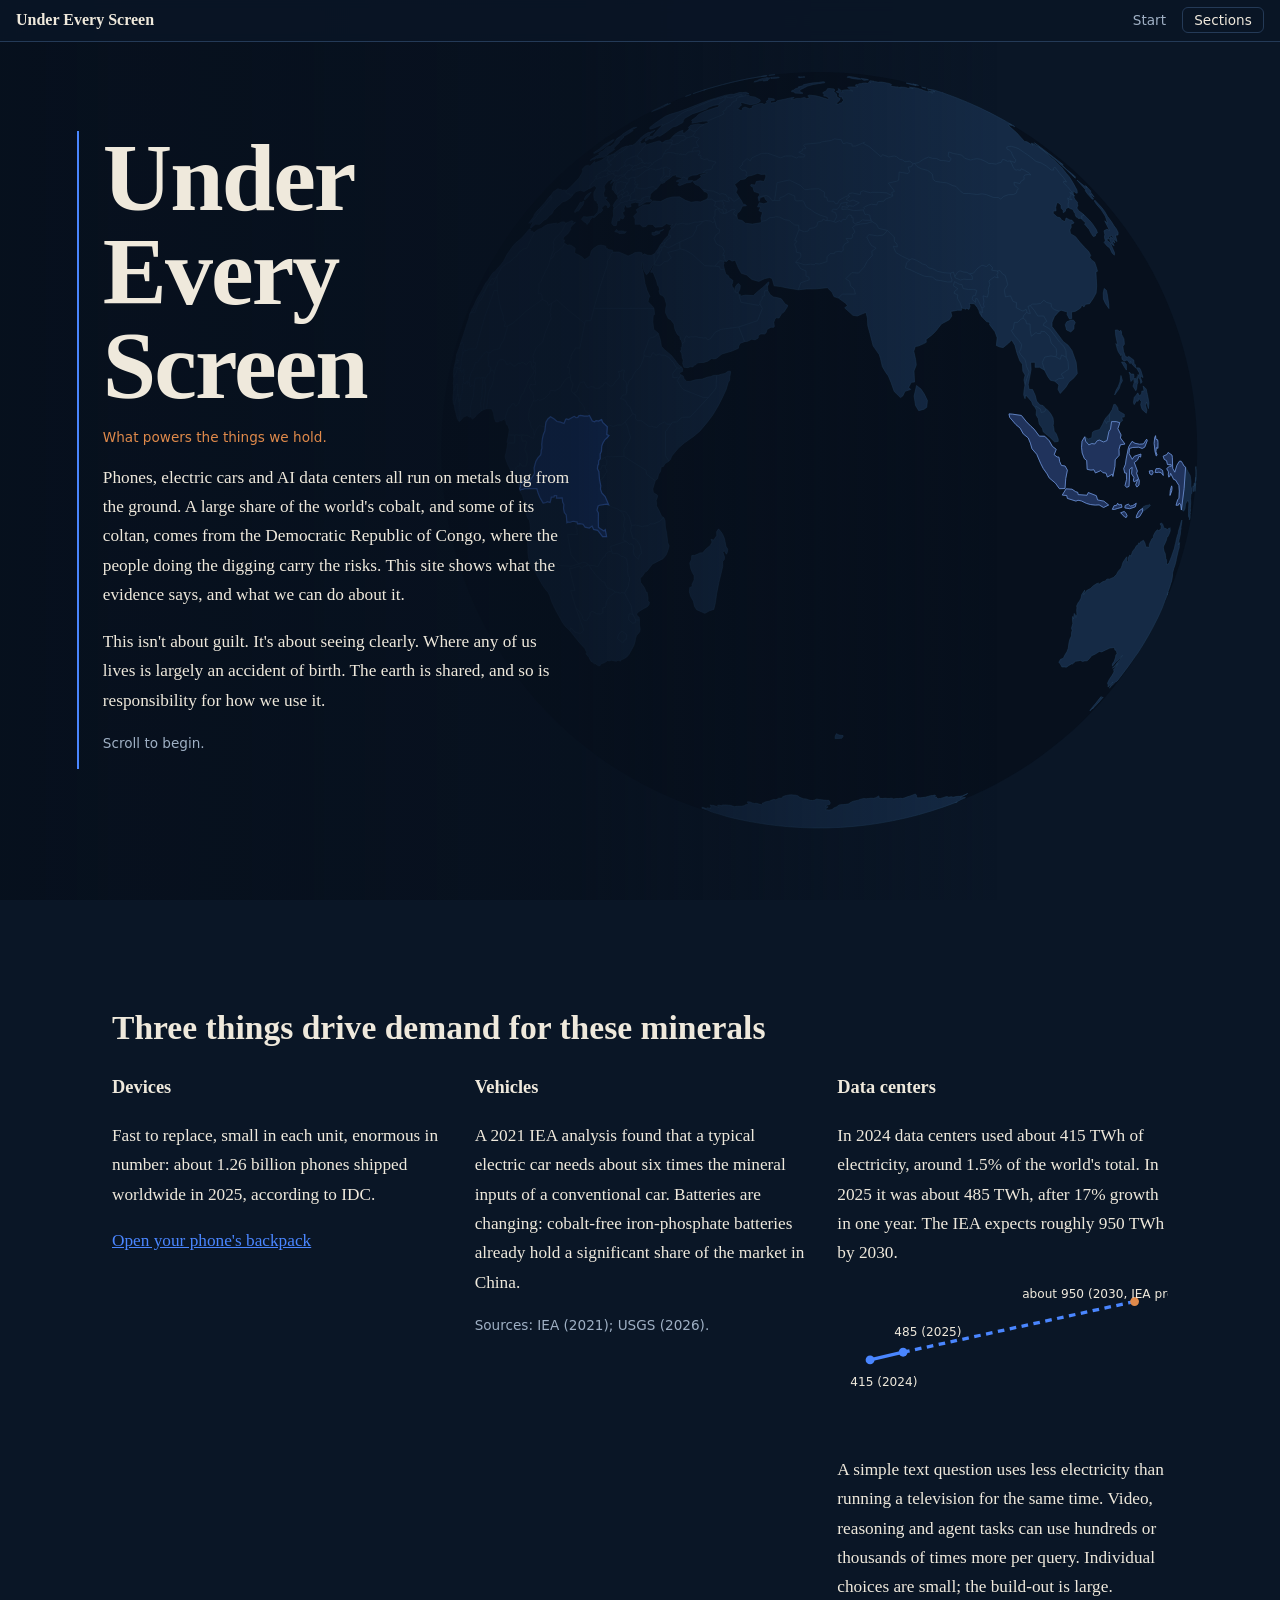
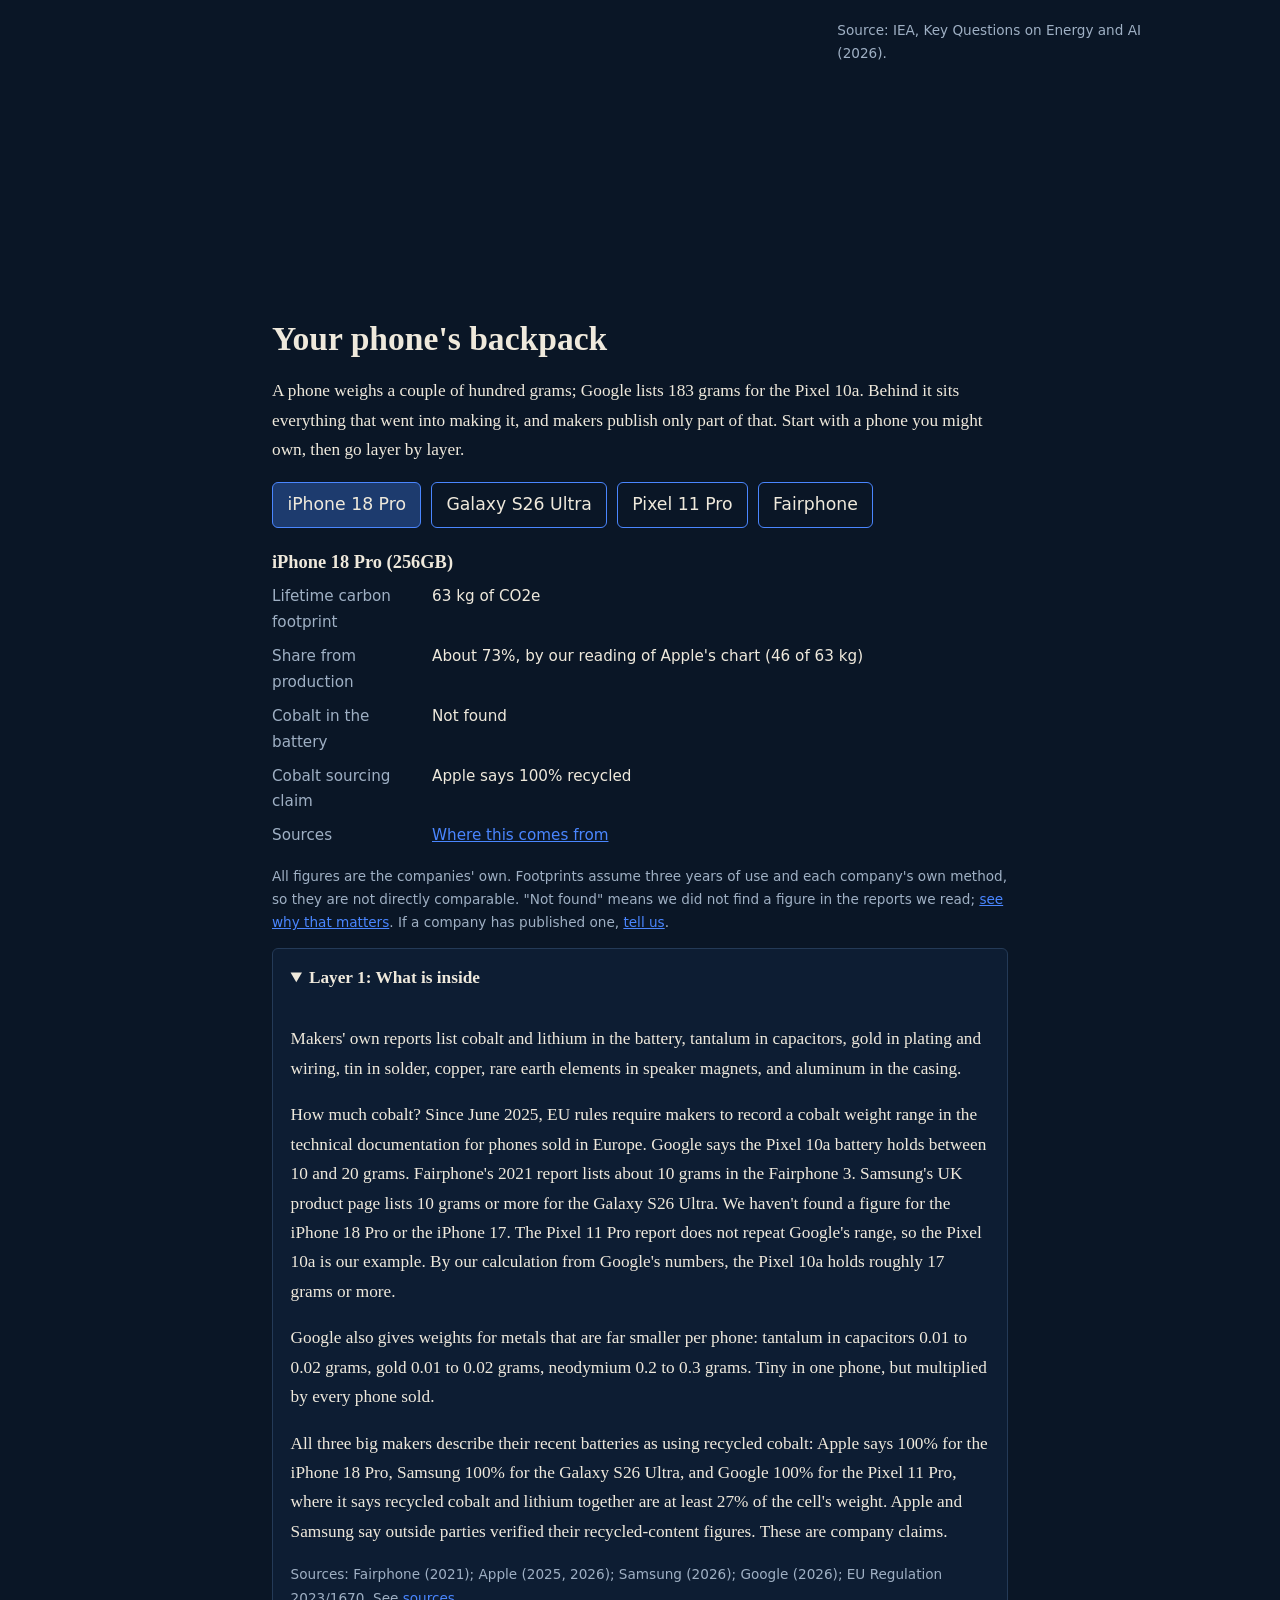
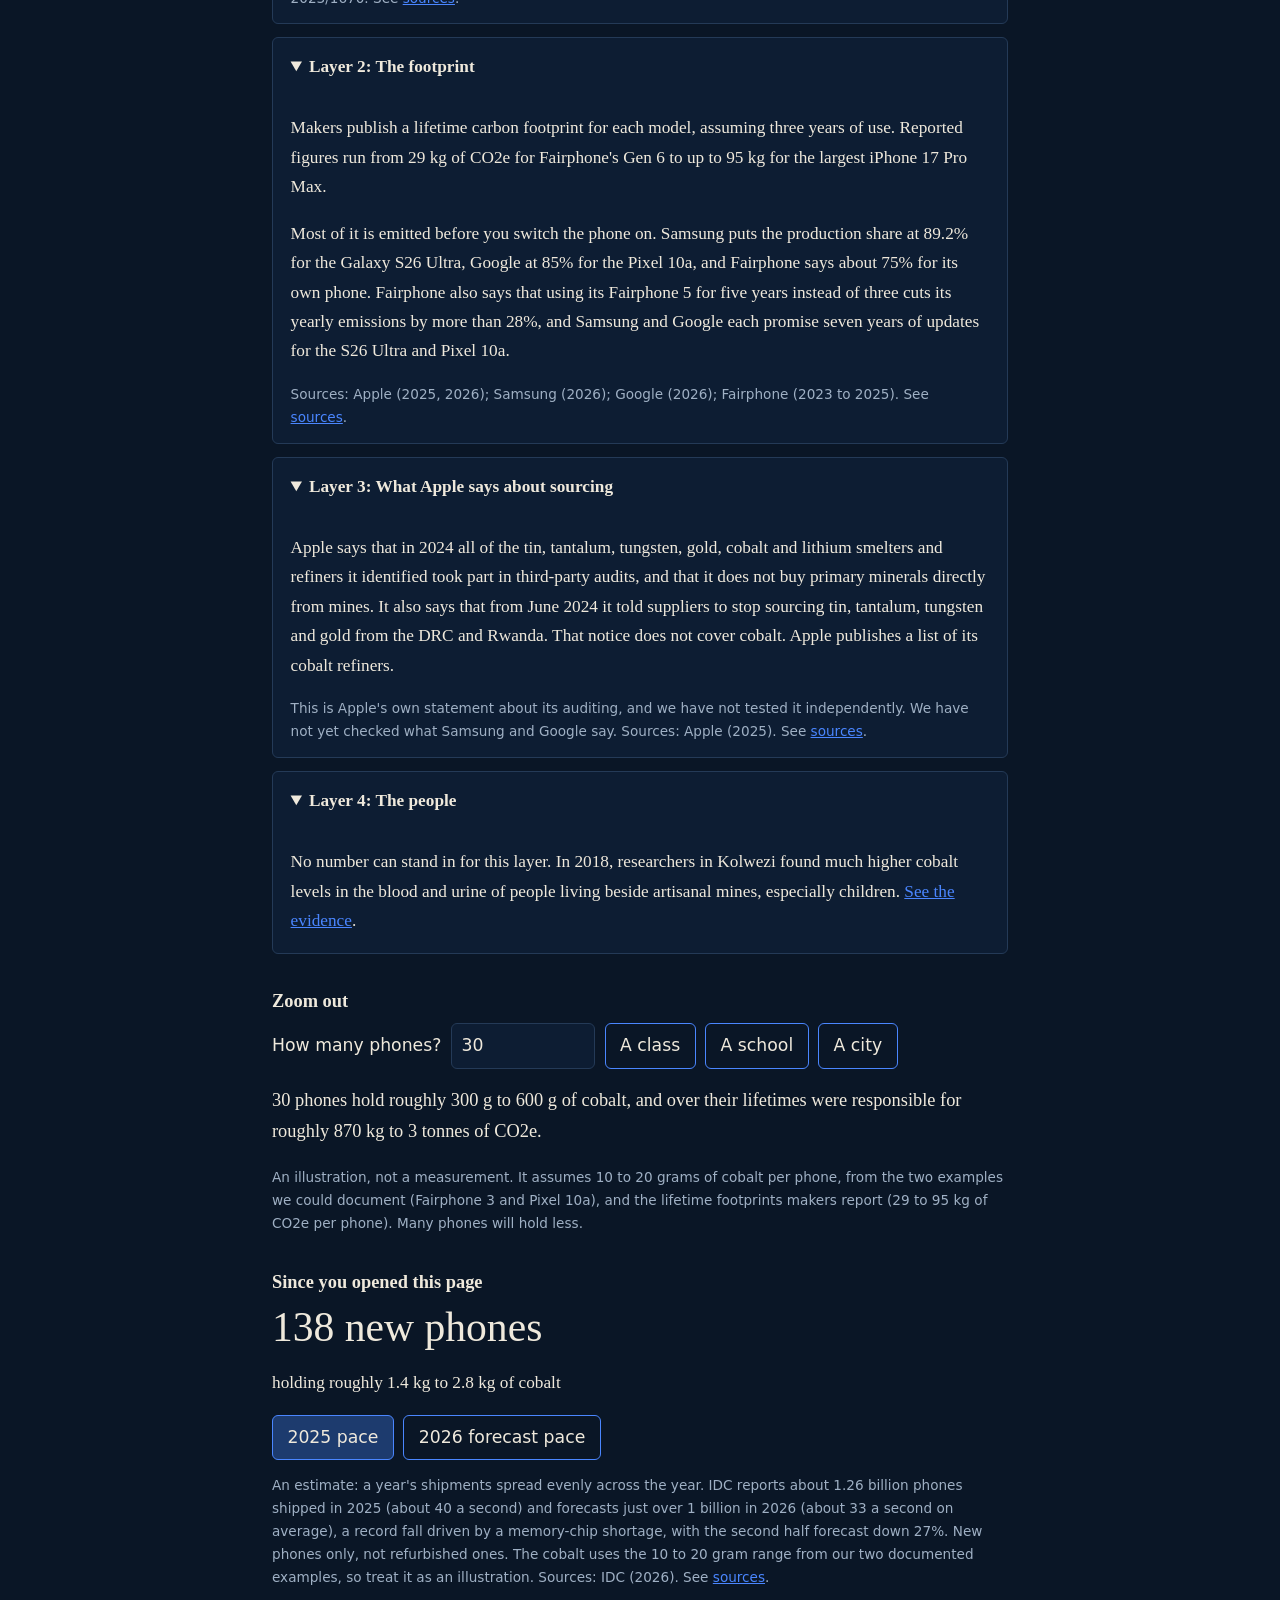
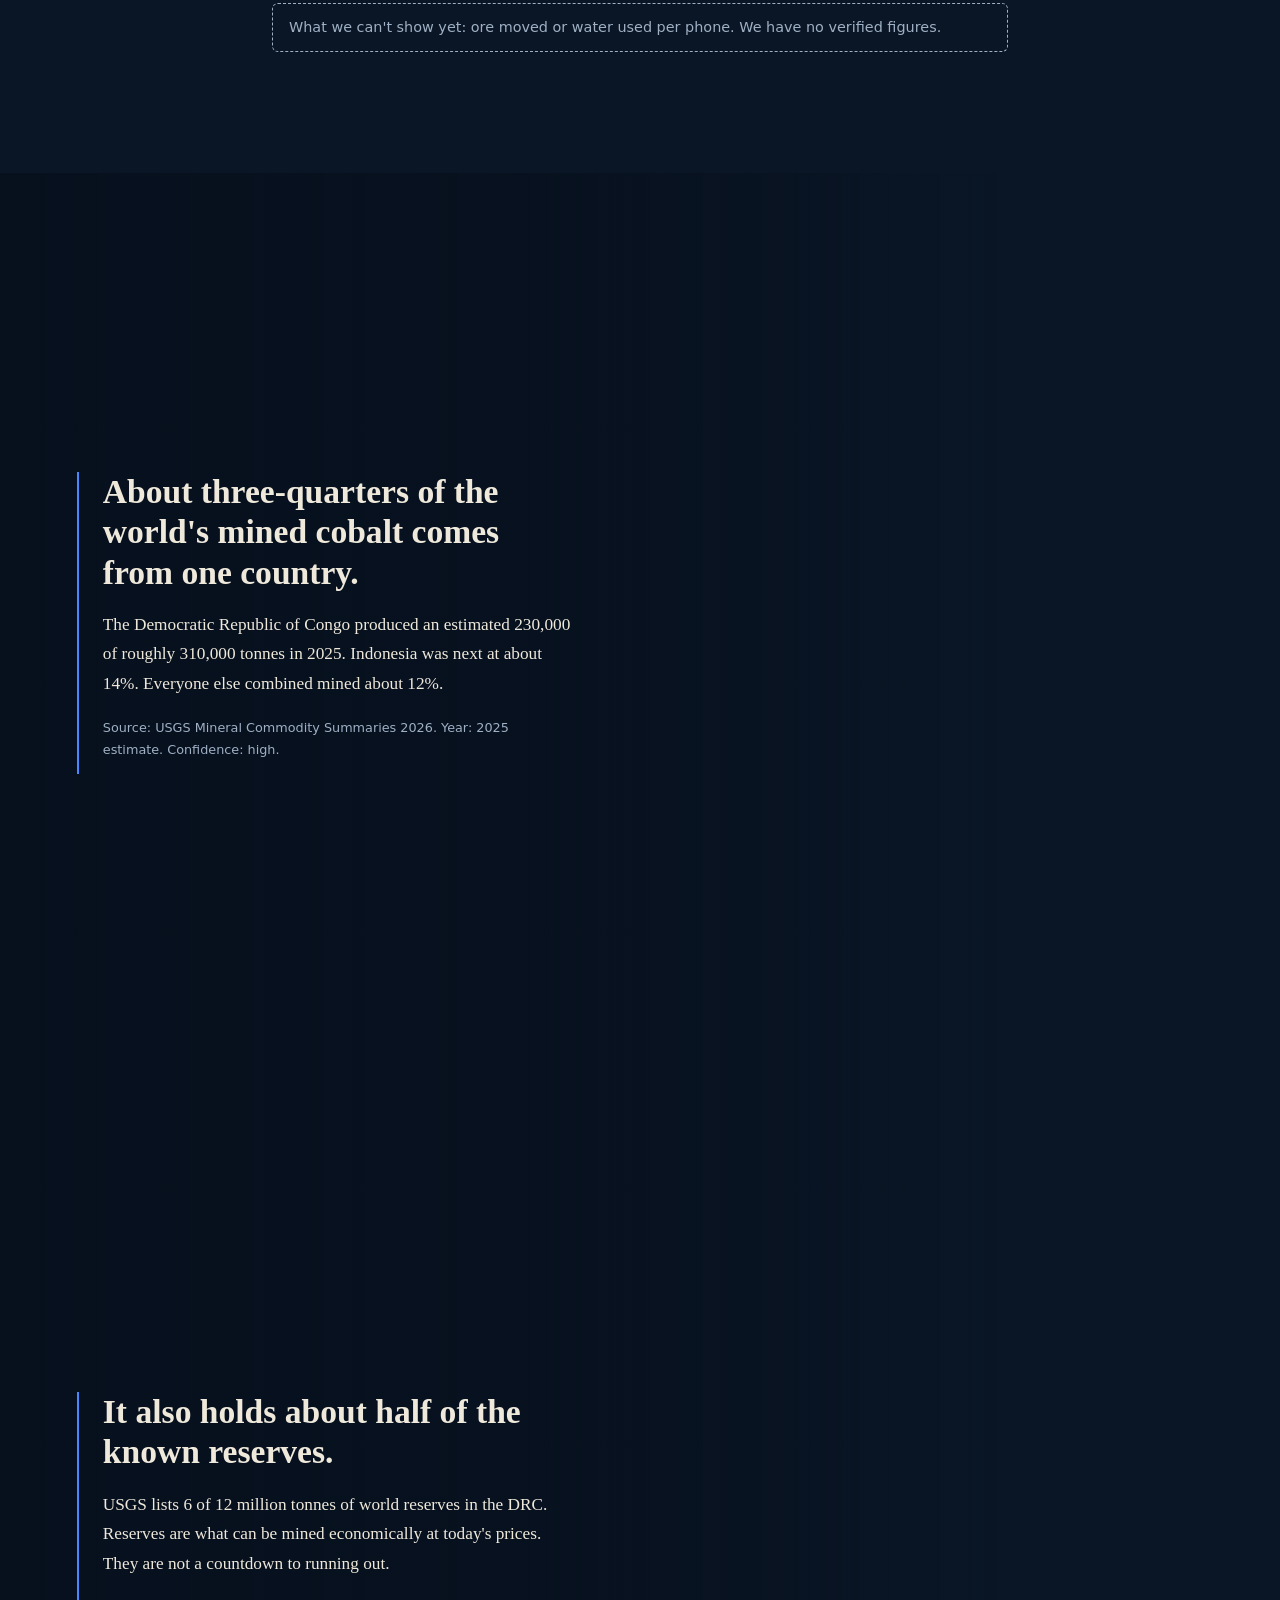
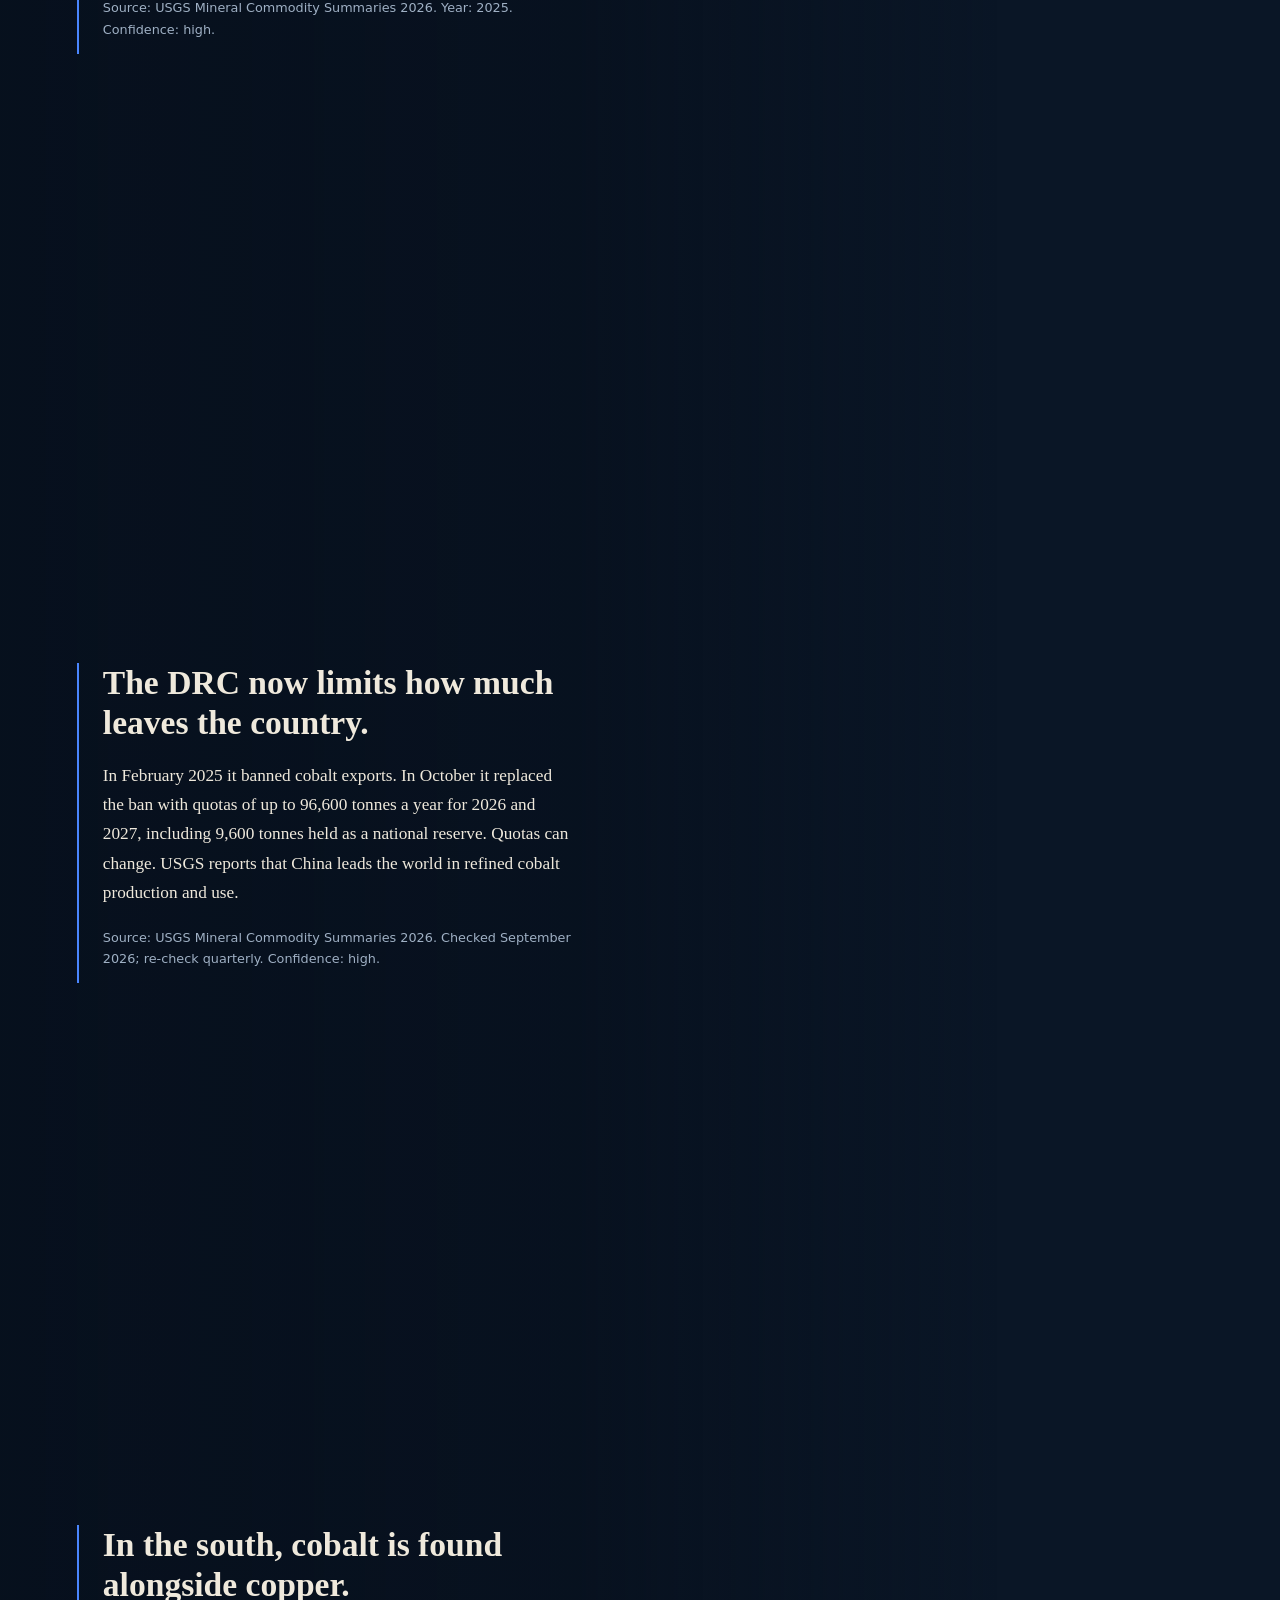
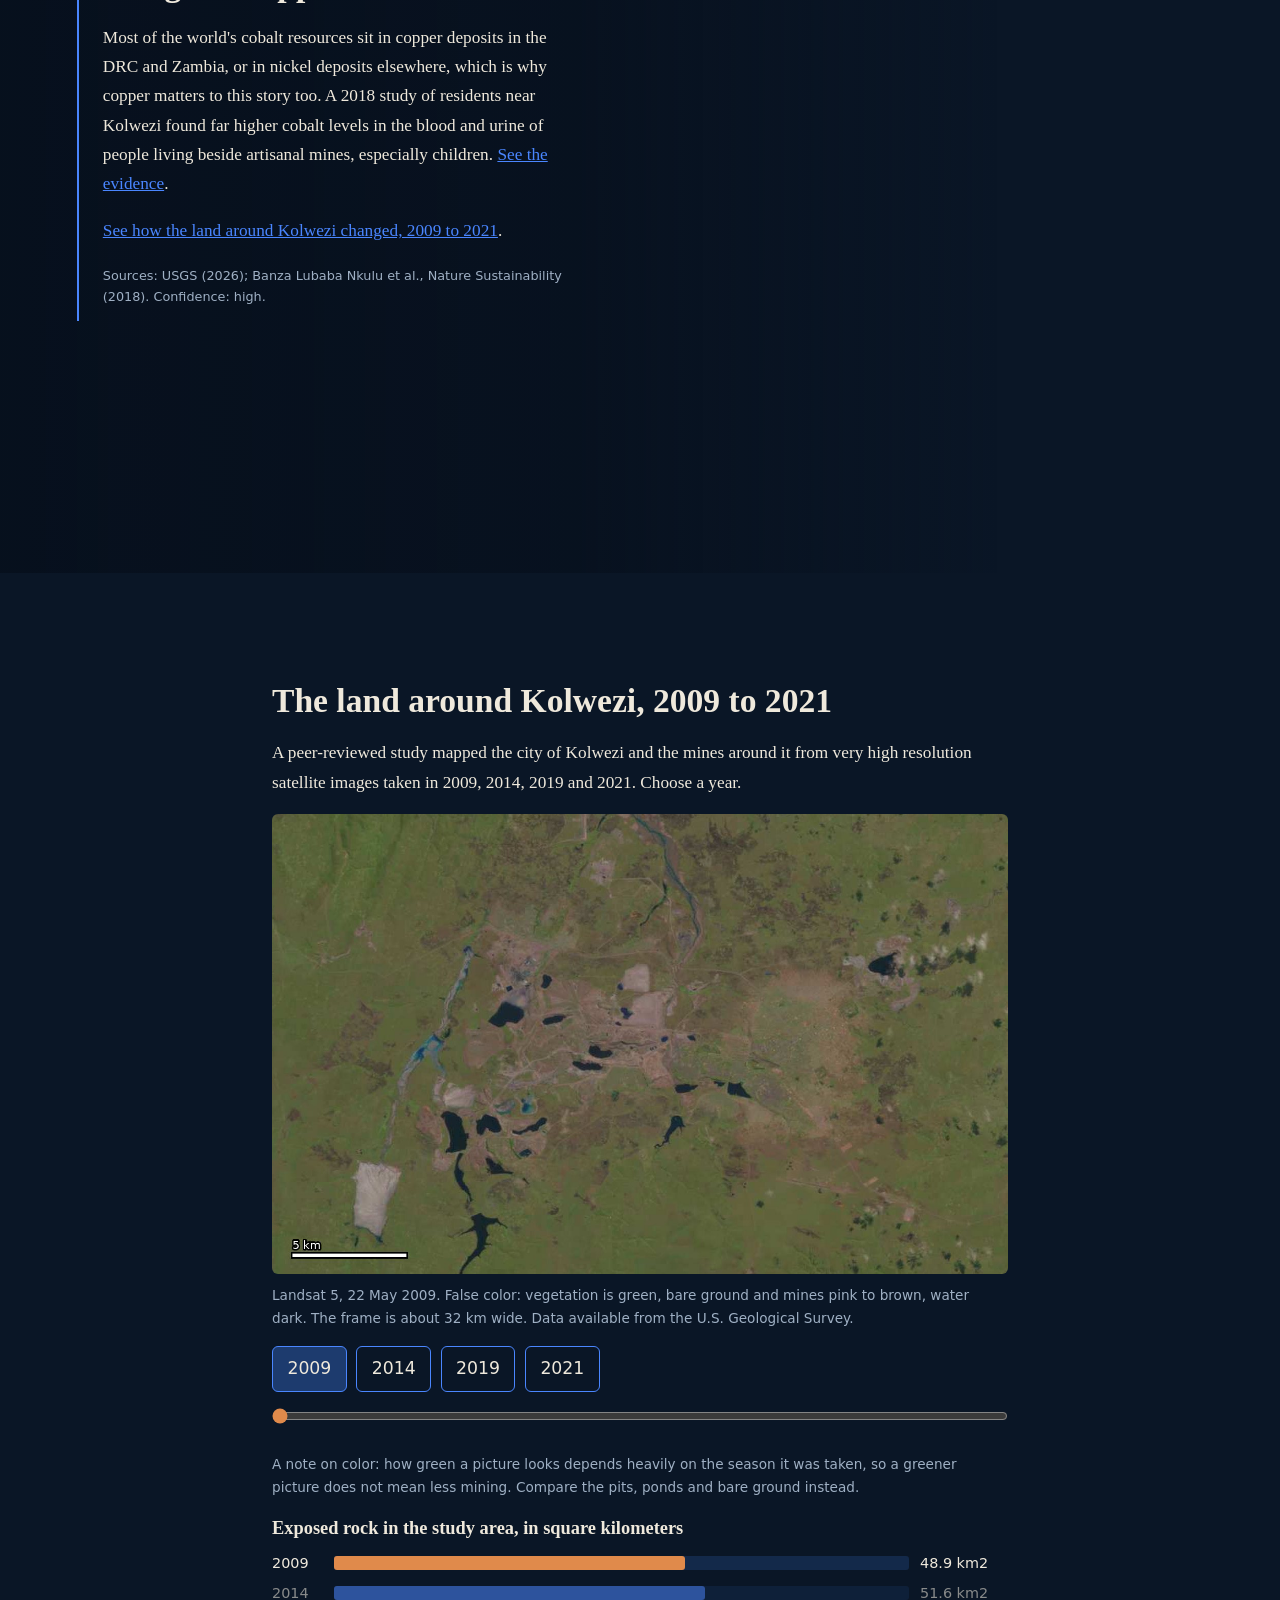
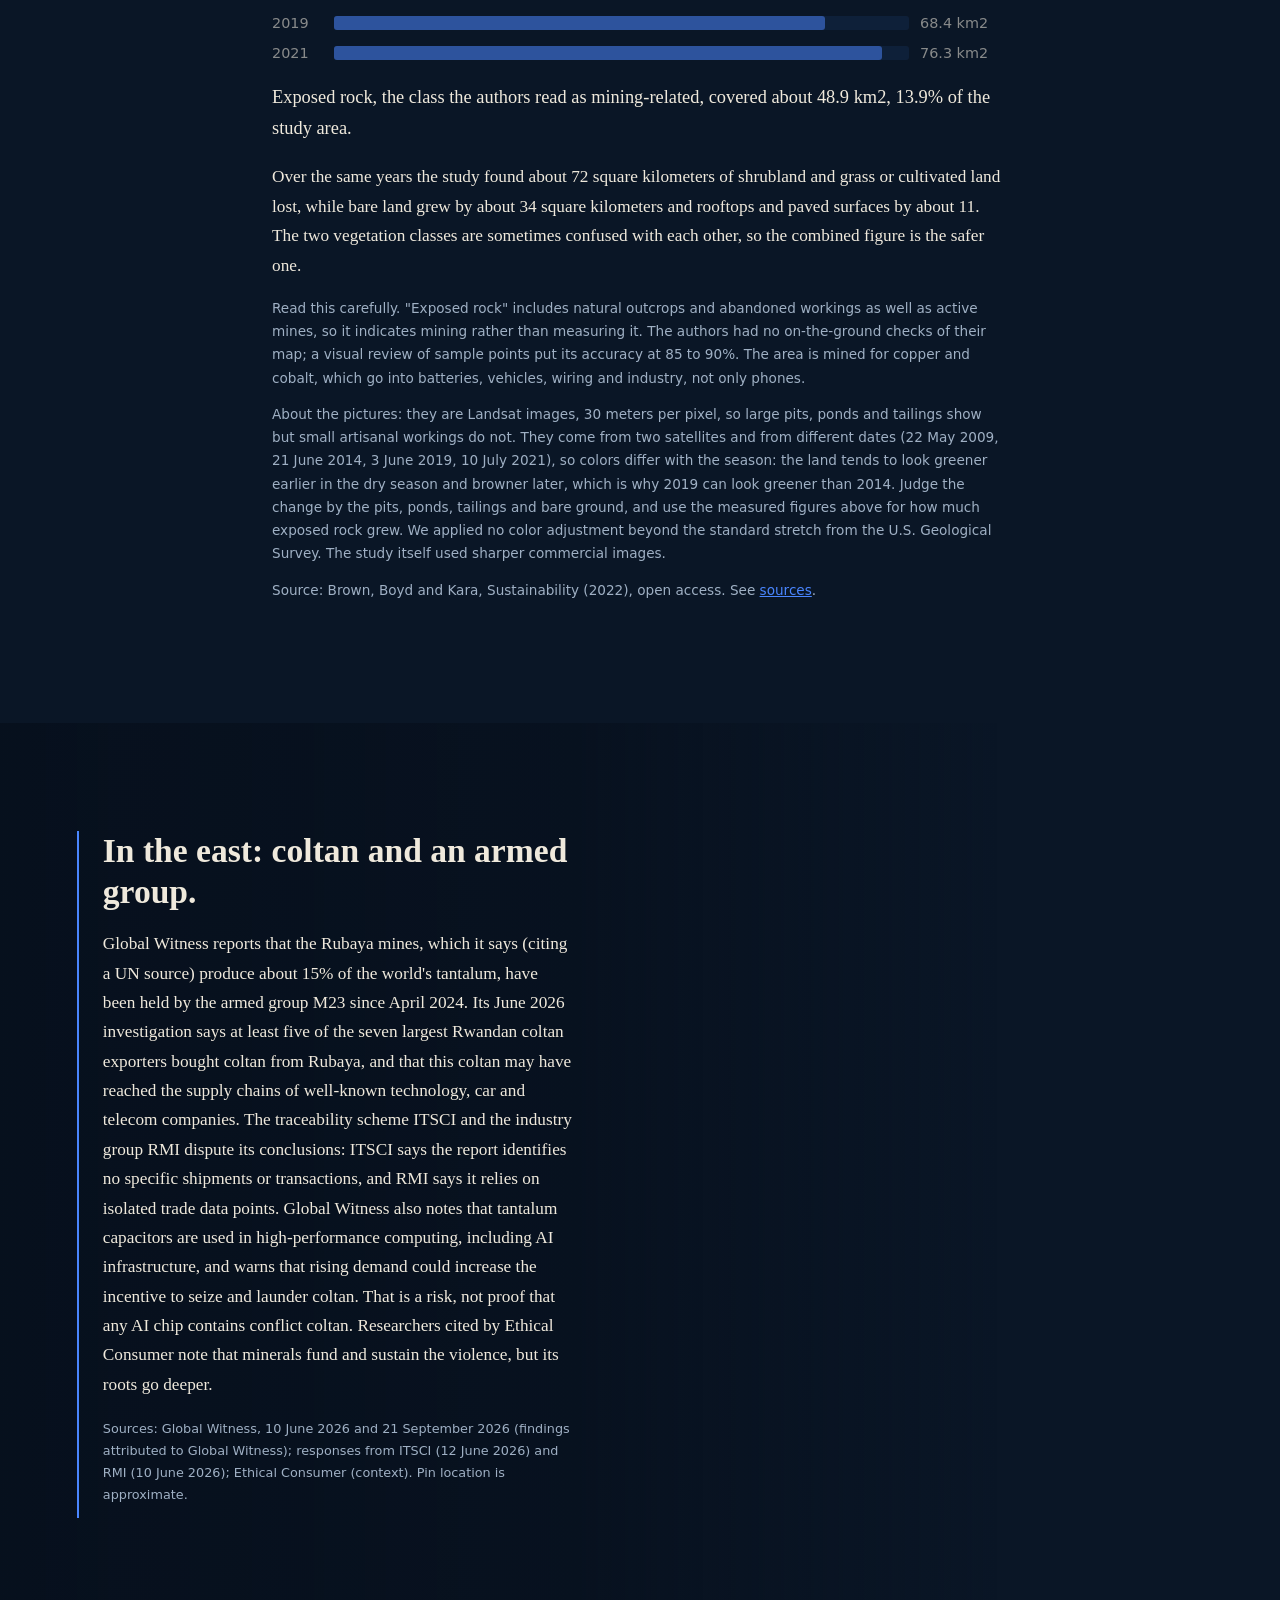
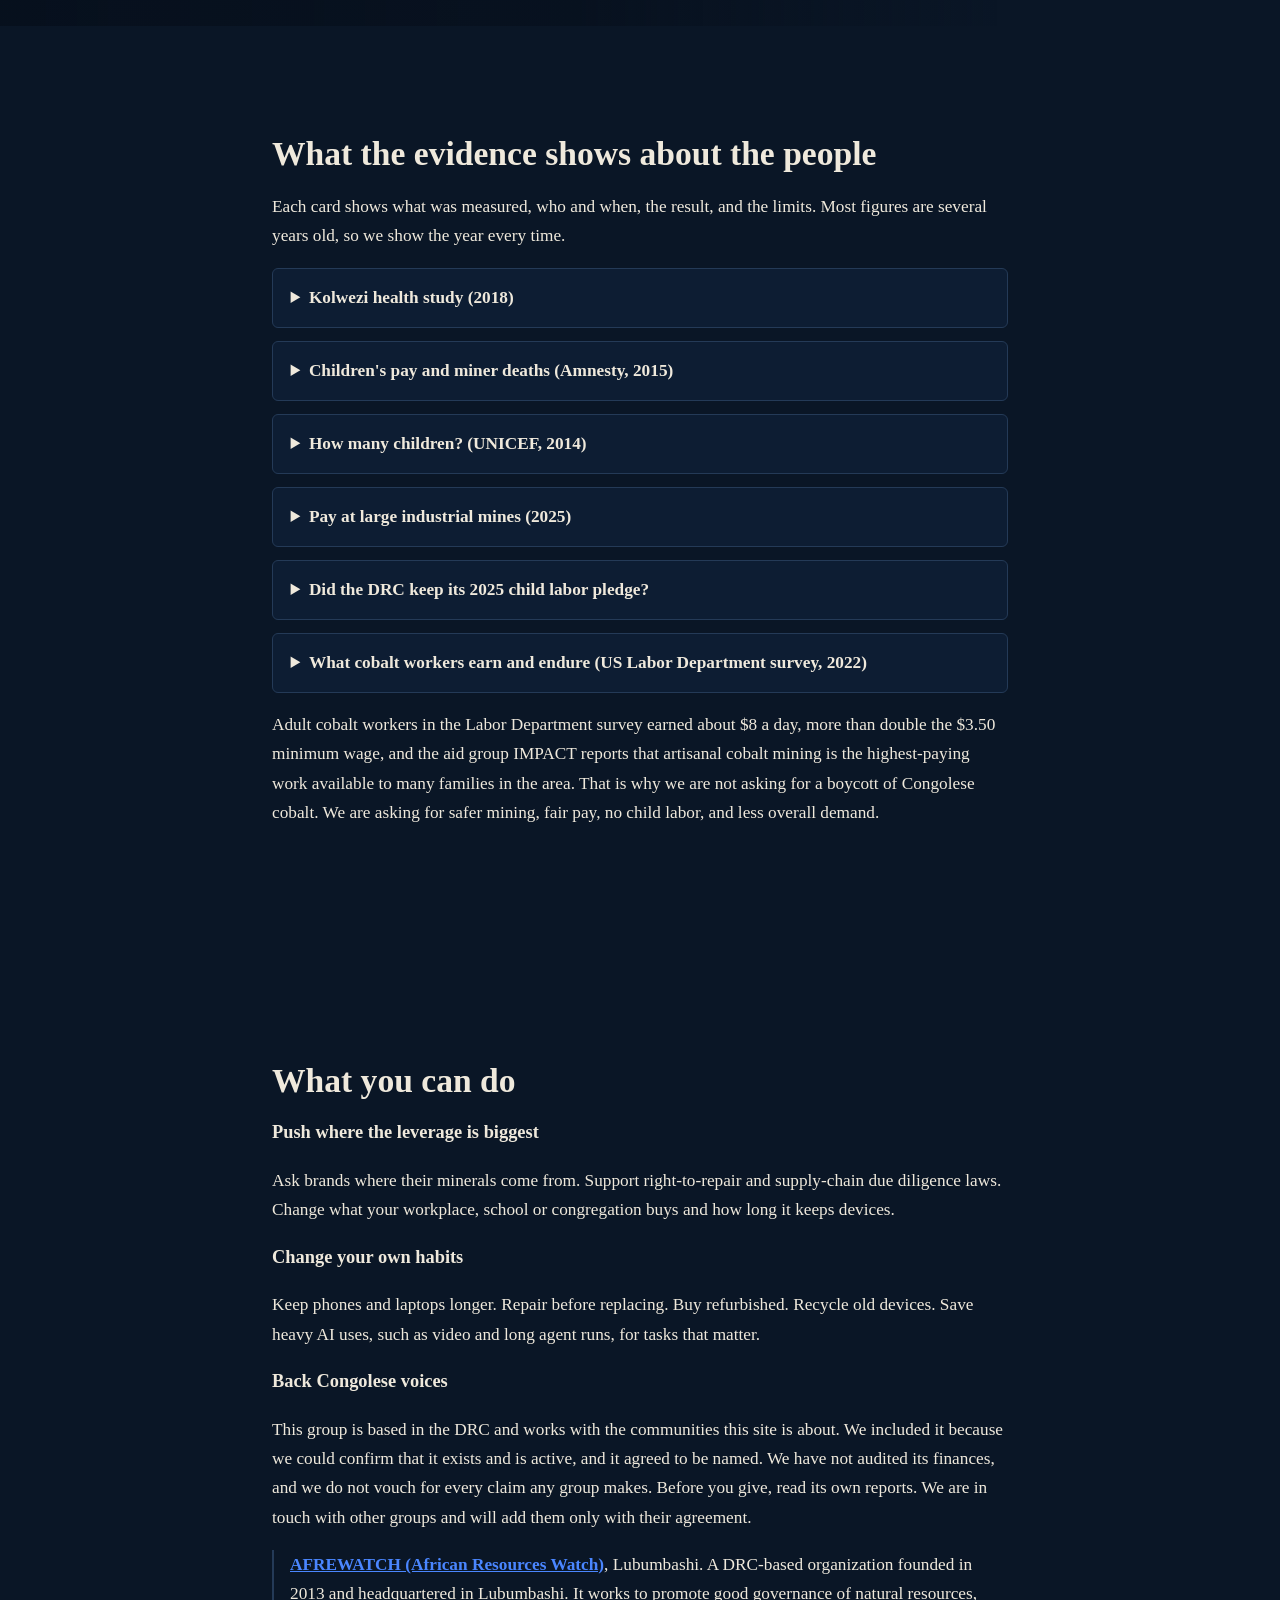
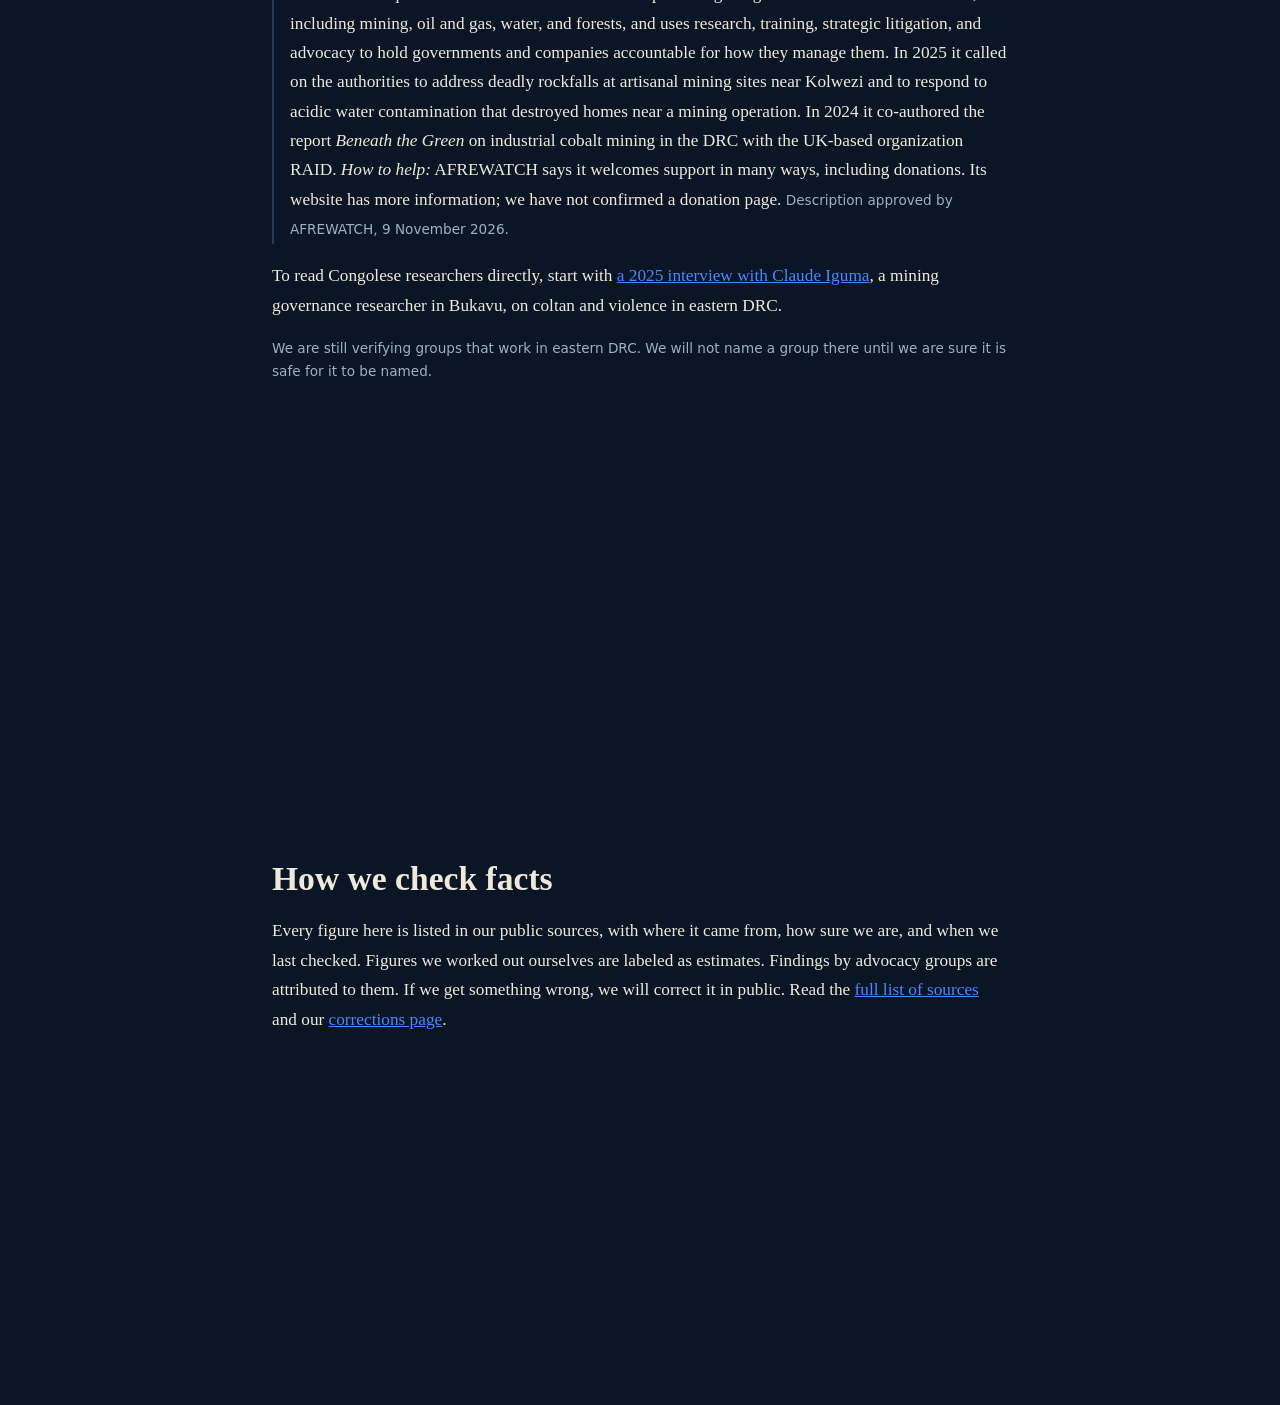
<file: index.html>
<!doctype html>
<html lang="en"><head><meta charset="utf-8">
<meta name="viewport" content="width=device-width,initial-scale=1">
<title>Under Every Screen</title>
<meta name="description" content="What powers the things we hold: the minerals behind phones, electric cars and AI data centers, and the people who dig them.">
<link rel="icon" href="favicon.svg" type="image/svg+xml"><meta property="og:type" content="website"><meta property="og:site_name" content="Under Every Screen"><meta property="og:title" content="Under Every Screen"><meta property="og:description" content="What powers the things we hold: the minerals behind phones, electric cars and AI data centers, and the people who dig them."><meta name="twitter:card" content="summary_large_image"><meta property="og:image" content="https://evageekoorosh-design.github.io/under-every-screen/images/share.png"><meta property="og:url" content="https://evageekoorosh-design.github.io/under-every-screen/"><link rel="stylesheet" href="style.css"></head>
<body>
<header id="bar"><a class="brand" href="#top">Under Every Screen</a><span class="here" id="here" aria-live="off">Start</span>
<button type="button" id="menu-btn" aria-expanded="false" aria-controls="menu">Sections</button><div id="progress" aria-hidden="true"></div>
<ul id="menu" hidden>
<li><a href="#engines">Three drivers</a></li><li><a href="#backpack">Phone backpack</a></li><li><a href="#cobalt">Cobalt map</a></li><li><a href="#copperbelt">Copperbelt</a></li><li><a href="#kolwezi-land">Kolwezi from above</a></li><li><a href="#kivus">The Kivus</a></li><li><a href="#people">The people</a></li><li><a href="#act">What you can do</a></li><li><a href="#method">How we check facts</a></li><li><a href="sources.html">Sources</a></li>
</ul></header>
<div id="map" aria-hidden="true"></div>

<section class="scrim" data-cam="world" id="top"><div class="panel">
<h1>Under Every Screen</h1>
<p class="tag">What powers the things we hold.</p>
<p>Phones, electric cars and AI data centers all run on metals dug from the ground. A large share of the world's cobalt, and some of its coltan, comes from the Democratic Republic of Congo, where the people doing the digging carry the risks. This site shows what the evidence says, and what we can do about it.</p>
<p>This isn't about guilt. It's about seeing clearly. Where any of us lives is largely an accident of birth. The earth is shared, and so is responsibility for how we use it.</p>
<p class="fine">Scroll to begin.</p></div></section>

<section class="solid" id="engines"><div class="wide">
<h2>Three things drive demand for these minerals</h2>
<div class="cols">
<div><h3>Devices</h3><p>Fast to replace, small in each unit, enormous in number: about 1.26 billion phones shipped worldwide in 2025, according to IDC.</p>
<p><a href="#backpack">Open your phone's backpack</a></p></div>
<div><h3>Vehicles</h3><p>A 2021 IEA analysis found that a typical electric car needs about six times the mineral inputs of a conventional car. Batteries are changing: cobalt-free iron-phosphate batteries already hold a significant share of the market in China.</p><p class="fine">Sources: IEA (2021); USGS (2026).</p></div>
<div><h3>Data centers</h3><p>In 2024 data centers used about 415 TWh of electricity, around 1.5% of the world's total. In 2025 it was about 485 TWh, after 17% growth in one year. The IEA expects roughly 950 TWh by 2030.</p>
<svg class="chart" viewBox="0 0 300 130" role="img" aria-label="Data center electricity use: 415 TWh in 2024, 485 in 2025, about 950 projected for 2030">
<polyline points="30,68 60,61" fill="none" stroke="#4a86ff" stroke-width="3"/>
<polyline points="60,61 270,15" fill="none" stroke="#4a86ff" stroke-width="3" stroke-dasharray="6 5"/>
<g fill="#efe9dc" font-size="11" font-family="system-ui"><circle cx="30" cy="68" r="4" fill="#4a86ff"/><circle cx="60" cy="61" r="4" fill="#4a86ff"/><circle cx="270" cy="15" r="4" fill="#e08a4b"/>
<text x="12" y="92">415 (2024)</text><text x="52" y="46">485 (2025)</text><text x="168" y="12">about 950 (2030, IEA projection)</text></g></svg>
<p>A simple text question uses less electricity than running a television for the same time. Video, reasoning and agent tasks can use hundreds or thousands of times more per query. Individual choices are small; the build-out is large.</p><p class="fine">Source: IEA, Key Questions on Energy and AI (2026).</p></div>
</div></div></section>

<section class="solid" id="backpack"><div class="wide" style="max-width:46rem">
<h2>Your phone's backpack</h2>
<p>A phone weighs a couple of hundred grams; Google lists 183 grams for the Pixel 10a. Behind it sits everything that went into making it, and makers publish only part of that. Start with a phone you might own, then go layer by layer.</p>
<div class="zoom pick" id="phonepick" role="group" aria-label="Pick a phone"><button type="button" data-p="ip" aria-pressed="true">iPhone 18 Pro</button><button type="button" data-p="gs" aria-pressed="false">Galaxy S26 Ultra</button><button type="button" data-p="px" aria-pressed="false">Pixel 11 Pro</button><button type="button" data-p="fp" aria-pressed="false">Fairphone</button></div>
<h3 id="phone-name" style="margin-top:1.2rem"></h3><dl id="card"></dl>
<p class="fine">All figures are the companies' own. Footprints assume three years of use and each company's own method, so they are not directly comparable. "Not found" means we did not find a figure in the reports we read; <a href="sources.html#de-21">see why that matters</a>. If a company has published one, <a href="corrections.html">tell us</a>.</p>
<details open><summary>Layer 1: What is inside</summary>
<p>Makers' own reports list cobalt and lithium in the battery, tantalum in capacitors, gold in plating and wiring, tin in solder, copper, rare earth elements in speaker magnets, and aluminum in the casing.</p>
<p>How much cobalt? Since June 2025, EU rules require makers to record a cobalt weight range in the technical documentation for phones sold in Europe. Google says the Pixel 10a battery holds between 10 and 20 grams. Fairphone's 2021 report lists about 10 grams in the Fairphone 3. Samsung's UK product page lists 10 grams or more for the Galaxy S26 Ultra. We haven't found a figure for the iPhone 18 Pro or the iPhone 17. The Pixel 11 Pro report does not repeat Google's range, so the Pixel 10a is our example. By our calculation from Google's numbers, the Pixel 10a holds roughly 17 grams or more.</p>
<p>Google also gives weights for metals that are far smaller per phone: tantalum in capacitors 0.01 to 0.02 grams, gold 0.01 to 0.02 grams, neodymium 0.2 to 0.3 grams. Tiny in one phone, but multiplied by every phone sold.</p>
<p>All three big makers describe their recent batteries as using recycled cobalt: Apple says 100% for the iPhone 18 Pro, Samsung 100% for the Galaxy S26 Ultra, and Google 100% for the Pixel 11 Pro, where it says recycled cobalt and lithium together are at least 27% of the cell's weight. Apple and Samsung say outside parties verified their recycled-content figures. These are company claims.</p>
<p class="fine">Sources: Fairphone (2021); Apple (2025, 2026); Samsung (2026); Google (2026); EU Regulation 2023/1670. See <a href="sources.html#de-23">sources</a>.</p></details>
<details open><summary>Layer 2: The footprint</summary>
<p>Makers publish a lifetime carbon footprint for each model, assuming three years of use. Reported figures run from 29 kg of CO2e for Fairphone's Gen 6 to up to 95 kg for the largest iPhone 17 Pro Max.</p>
<p>Most of it is emitted before you switch the phone on. Samsung puts the production share at 89.2% for the Galaxy S26 Ultra, Google at 85% for the Pixel 10a, and Fairphone says about 75% for its own phone. Fairphone also says that using its Fairphone 5 for five years instead of three cuts its yearly emissions by more than 28%, and Samsung and Google each promise seven years of updates for the S26 Ultra and Pixel 10a.</p>
<p class="fine">Sources: Apple (2025, 2026); Samsung (2026); Google (2026); Fairphone (2023 to 2025). See <a href="sources.html#de-08">sources</a>.</p></details>
<details open><summary>Layer 3: What Apple says about sourcing</summary>
<p>Apple says that in 2024 all of the tin, tantalum, tungsten, gold, cobalt and lithium smelters and refiners it identified took part in third-party audits, and that it does not buy primary minerals directly from mines. It also says that from June 2024 it told suppliers to stop sourcing tin, tantalum, tungsten and gold from the DRC and Rwanda. That notice does not cover cobalt. Apple publishes a list of its cobalt refiners.</p>
<p class="fine">This is Apple's own statement about its auditing, and we have not tested it independently. We have not yet checked what Samsung and Google say. Sources: Apple (2025). See <a href="sources.html#de-17">sources</a>.</p></details>
<details open><summary>Layer 4: The people</summary>
<p>No number can stand in for this layer. In 2018, researchers in Kolwezi found much higher cobalt levels in the blood and urine of people living beside artisanal mines, especially children. <a href="#health-study">See the evidence</a>.</p></details>
<h3 style="margin-top:2rem">Zoom out</h3>
<div class="zoom"><label for="n">How many phones?</label><input id="n" type="number" min="0" max="1000000000" value="30" inputmode="numeric">
<button type="button" data-n="30">A class</button><button type="button" data-n="1000">A school</button><button type="button" data-n="1000000">A city</button></div>
<p class="out" id="out" aria-live="polite"></p>
<p class="fine">An illustration, not a measurement. It assumes 10 to 20 grams of cobalt per phone, from the two examples we could document (Fairphone 3 and Pixel 10a), and the lifetime footprints makers report (29 to 95 kg of CO2e per phone). Many phones will hold less.</p>
<h3 style="margin-top:2rem">Since you opened this page</h3>
<p class="out" id="ticker" role="timer" aria-live="off" style="font-size:2.6rem;line-height:1.1;margin:.3rem 0">0</p>
<p id="tickerSub"></p>
<div class="zoom pick" id="ratepick" role="group" aria-label="Choose a shipment pace"><button type="button" data-r="40" aria-pressed="true">2025 pace</button><button type="button" data-r="33" aria-pressed="false">2026 forecast pace</button></div>
<p class="fine">An estimate: a year's shipments spread evenly across the year. IDC reports about 1.26 billion phones shipped in 2025 (about 40 a second) and forecasts just over 1 billion in 2026 (about 33 a second on average), a record fall driven by a memory-chip shortage, with the second half forecast down 27%. New phones only, not refurbished ones. The cobalt uses the 10 to 20 gram range from our two documented examples, so treat it as an illustration. Sources: IDC (2026). See <a href="sources.html#de-01">sources</a>.</p>
<div class="todo">What we can't show yet: ore moved or water used per phone. We have no verified figures.</div>
</div></section>

<section class="scrim" data-cam="world" data-layer="prod" id="cobalt"><div class="panel">
<h2>About three-quarters of the world's mined cobalt comes from one country.</h2>
<p>The Democratic Republic of Congo produced an estimated 230,000 of roughly 310,000 tonnes in 2025. Indonesia was next at about 14%. Everyone else combined mined about 12%.</p>
<p class="chip">Source: USGS Mineral Commodity Summaries 2026. Year: 2025 estimate. Confidence: high.</p></div></section>

<section class="scrim" data-cam="drc" data-layer="reserves" id="reserves"><div class="panel">
<h2>It also holds about half of the known reserves.</h2>
<p>USGS lists 6 of 12 million tonnes of world reserves in the DRC. Reserves are what can be mined economically at today's prices. They are not a countdown to running out.</p>
<p class="chip">Source: USGS Mineral Commodity Summaries 2026. Year: 2025. Confidence: high.</p></div></section>

<section class="scrim" data-cam="drc" id="quotas"><div class="panel">
<h2>The DRC now limits how much leaves the country.</h2>
<p>In February 2025 it banned cobalt exports. In October it replaced the ban with quotas of up to 96,600 tonnes a year for 2026 and 2027, including 9,600 tonnes held as a national reserve. Quotas can change. USGS reports that China leads the world in refined cobalt production and use.</p>
<p class="chip">Source: USGS Mineral Commodity Summaries 2026. Checked September 2026; re-check quarterly. Confidence: high.</p></div></section>

<section class="scrim" data-cam="copper" id="copperbelt"><div class="panel">
<h2>In the south, cobalt is found alongside copper.</h2>
<p>Most of the world's cobalt resources sit in copper deposits in the DRC and Zambia, or in nickel deposits elsewhere, which is why copper matters to this story too. A 2018 study of residents near Kolwezi found far higher cobalt levels in the blood and urine of people living beside artisanal mines, especially children. <a href="#health-study">See the evidence</a>.</p>
<p><a href="#kolwezi-land">See how the land around Kolwezi changed, 2009 to 2021</a>.</p>
<p class="chip">Sources: USGS (2026); Banza Lubaba Nkulu et al., Nature Sustainability (2018). Confidence: high.</p></div></section>

<section class="solid" id="kolwezi-land"><div class="wide" style="max-width:46rem">
<h2>The land around Kolwezi, 2009 to 2021</h2>
<p>A peer-reviewed study mapped the city of Kolwezi and the mines around it from very high resolution satellite images taken in 2009, 2014, 2019 and 2021. Choose a year.</p>
<figure id="sat-fig" hidden style="margin:1rem 0"><img id="sat-img" alt="" style="width:100%;height:auto;border-radius:6px"><figcaption id="sat-cap" class="fine"></figcaption></figure>
<div class="zoom pick" id="yearpick" role="group" aria-label="Choose a year"><button type="button" data-y="0" aria-pressed="true">2009</button><button type="button" data-y="1" aria-pressed="false">2014</button><button type="button" data-y="2" aria-pressed="false">2019</button><button type="button" data-y="3" aria-pressed="false">2021</button></div>
<input type="range" id="yr" min="0" max="3" step="1" value="0" aria-label="Year" style="width:100%;margin:1rem 0;accent-color:#e08a4b">
<p class="fine">A note on color: how green a picture looks depends heavily on the season it was taken, so a greener picture does not mean less mining. Compare the pits, ponds and bare ground instead.</p>
<h3>Exposed rock in the study area, in square kilometers</h3>
<div id="bars"></div>
<p class="out" id="yrtext"></p>
<p>Over the same years the study found about 72 square kilometers of shrubland and grass or cultivated land lost, while bare land grew by about 34 square kilometers and rooftops and paved surfaces by about 11. The two vegetation classes are sometimes confused with each other, so the combined figure is the safer one.</p>
<p class="fine">Read this carefully. "Exposed rock" includes natural outcrops and abandoned workings as well as active mines, so it indicates mining rather than measuring it. The authors had no on-the-ground checks of their map; a visual review of sample points put its accuracy at 85 to 90%. The area is mined for copper and cobalt, which go into batteries, vehicles, wiring and industry, not only phones.</p>
<p class="fine">About the pictures: they are Landsat images, 30 meters per pixel, so large pits, ponds and tailings show but small artisanal workings do not. They come from two satellites and from different dates (22 May 2009, 21 June 2014, 3 June 2019, 10 July 2021), so colors differ with the season: the land tends to look greener earlier in the dry season and browner later, which is why 2019 can look greener than 2014. Judge the change by the pits, ponds, tailings and bare ground, and use the measured figures above for how much exposed rock grew. We applied no color adjustment beyond the standard stretch from the U.S. Geological Survey. The study itself used sharper commercial images.</p>
<p class="fine">Source: Brown, Boyd and Kara, Sustainability (2022), open access. See <a href="sources.html#sa-01">sources</a>.</p>
</div></section>

<section class="scrim" data-cam="kivus" id="kivus"><div class="panel">
<h2>In the east: coltan and an armed group.</h2>
<p>Global Witness reports that the Rubaya mines, which it says (citing a UN source) produce about 15% of the world's tantalum, have been held by the armed group M23 since April 2024. Its June 2026 investigation says at least five of the seven largest Rwandan coltan exporters bought coltan from Rubaya, and that this coltan may have reached the supply chains of well-known technology, car and telecom companies. The traceability scheme ITSCI and the industry group RMI dispute its conclusions: ITSCI says the report identifies no specific shipments or transactions, and RMI says it relies on isolated trade data points. Global Witness also notes that tantalum capacitors are used in high-performance computing, including AI infrastructure, and warns that rising demand could increase the incentive to seize and launder coltan. That is a risk, not proof that any AI chip contains conflict coltan. Researchers cited by Ethical Consumer note that minerals fund and sustain the violence, but its roots go deeper.</p>
<p class="chip">Sources: Global Witness, 10 June 2026 and 21 September 2026 (findings attributed to Global Witness); responses from ITSCI (12 June 2026) and RMI (10 June 2026); Ethical Consumer (context). Pin location is approximate.</p></div></section>

<section class="solid" id="people"><div class="wide" style="max-width:46rem">
<h2>What the evidence shows about the people</h2>
<p>Each card shows what was measured, who and when, the result, and the limits. Most figures are several years old, so we show the year every time.</p>

<details id="health-study"><summary>Kolwezi health study (2018)</summary><dl>
<dt>Measured</dt><dd>Cobalt in the blood and urine of residents.</dd>
<dt>Who and when</dt><dd>People living in an artisanal mining neighborhood in Kolwezi, compared with a control area. Press reports give 72 residents, including 32 children. 2018.</dd>
<dt>Result</dt><dd>Much higher cobalt levels near the mines, largest in children, who also showed evidence of oxidative DNA damage.</dd>
<dt>Limits</dt><dd>Small sample from one neighborhood. Long-term health effects are unclear.</dd>
<dt>Source</dt><dd><a href="https://www.nature.com/articles/s41893-018-0139-4">Banza Lubaba Nkulu et al., Nature Sustainability (2018)</a></dd>
<dt>Confidence</dt><dd>High for what the study found.</dd></dl></details>

<details id="pay-and-deaths"><summary>Children's pay and miner deaths (Amnesty, 2015)</summary><dl>
<dt>Measured</dt><dd>Interviews with artisanal miners, including children, in southern DRC.</dd>
<dt>Who and when</dt><dd>Amnesty International interviews in 2015; deaths counted from September 2014 to December 2015.</dd>
<dt>Result</dt><dd>Children reported earning about $1 to $2 a day. At least 80 miners died in underground collapses and accidents.</dd>
<dt>Limits</dt><dd>Dated. The death count may be an undercount. This is children's pay only; adult earnings are in the 2022 survey card below.</dd>
<dt>Source</dt><dd><a href="https://www.amnesty.org/en/latest/campaigns/2016/06/drc-cobalt-child-labour/">Amnesty International (2016)</a></dd>
<dt>Confidence</dt><dd>Medium.</dd></dl></details>

<details id="children-estimate"><summary>How many children? (UNICEF, 2014)</summary><dl>
<dt>Measured</dt><dd>Estimated number of children working in mines.</dd>
<dt>Who and when</dt><dd>UNICEF estimate for southern DRC, 2014, cited by Amnesty. A 2023 PNAS review of site studies gives 35,000 for 2017. The US Department of Labor's 2021 report gives a range for children working as artisanal cobalt miners.</dd>
<dt>Result</dt><dd>About 40,000 children (UNICEF, 2014); about 35,000 (2017); between 5,000 and 35,000 as artisanal cobalt miners (US Department of Labor, 2021).</dd>
<dt>Limits</dt><dd>The estimates count different things: UNICEF counts children in mining across southern DRC, the Labor Department counts artisanal cobalt miners. We found no reliable current count.</dd>
<dt>Source</dt><dd><a href="https://www.amnesty.org/en/latest/campaigns/2016/06/drc-cobalt-child-labour/">Amnesty International</a>; <a href="https://www.pnas.org/doi/10.1073/pnas.2212037120">PNAS (2023)</a>; <a href="https://www.dol.gov/sites/dolgov/files/ILAB/child_labor_reports/tda2021/Congo-Democratic-Republic-of-the.pdf">US Department of Labor (2021)</a></dd>
<dt>Confidence</dt><dd>Medium.</dd></dl></details>

<details id="industrial-wages"><summary>Pay at large industrial mines (2025)</summary><dl>
<dt>Measured</dt><dd>Worker interviews compared with a calculated living wage.</dd>
<dt>Who and when</dt><dd>More than 30 workers at six mines in Kolwezi, early 2025, by RAID and CAJJ.</dd>
<dt>Result</dt><dd>Many were paid below a living wage of USD 520 a month.</dd>
<dt>Limits</dt><dd>Small interview sample. It shows low pay is not only an artisanal problem.</dd>
<dt>Source</dt><dd><a href="https://raid-uk.org/drc-kolwezi-living-wage-mine-workers-rights-2025/">RAID and CAJJ (2025)</a></dd>
<dt>Confidence</dt><dd>Medium.</dd></dl></details>

<details id="pledge"><summary>Did the DRC keep its 2025 child labor pledge?</summary><dl>
<dt>Measured</dt><dd>What the government promised, and what independent assessments found.</dd>
<dt>Who and when</dt><dd>In August 2017 the government announced a national strategy and a commitment to end child labor in mining by 2025, the first time it acknowledged that children work in artisanal cobalt mines. The US Department of Labor assessed progress in its 2024 report. The International Labour Organization says the government set up a commission, CISTEMA, to coordinate action.</dd>
<dt>Result</dt><dd>We found no evidence that child labor in mining was eliminated by 2025. The US Department of Labor reports that the government extended its strategy from 2025 to 2030 because child labor in mining remained a problem, and rated the DRC's 2024 progress as "minimal advancement." It noted no complaint mechanism, no unannounced labor inspections, and no published enforcement data. A 2022 Labor Department survey found that about two-thirds of artisanal-site workers and a quarter of industrial-site workers said children work at their worksite.</dd>
<dt>Limits</dt><dd>The Labor Department does not say when the extension was decided, and we have not found the Congolese government's own document. The survey answers are workers' reports, not a count of children. Nothing here covers the period after 2024.</dd>
<dt>Source</dt><dd><a href="https://www.amnesty.org/en/latest/news/2017/09/democratic-republic-of-congo-government-must-deliver-on-pledge-to-end-child-mining-labour-by-2025/">Amnesty International (2017)</a>; <a href="https://www.dol.gov/sites/dolgov/files/ILAB/child_labor_reports/tda2024/Congo-Democratic-Republic-of-DRC.pdf">US Department of Labor (2024)</a>; <a href="https://www.dol.gov/sites/dolgov/files/ILAB/DRC-FL-Cobalt-Report-508.pdf">US Department of Labor survey (2023)</a>; <a href="https://www.ilo.org/resource/news/tiny-mighty-voices-against-child-labour-cobalt-mining">ILO (2023)</a></dd>
<dt>Confidence</dt><dd>Medium to high.</dd></dl></details>

<details id="worker-survey"><summary>What cobalt workers earn and endure (US Labor Department survey, 2022)</summary><dl>
<dt>Measured</dt><dd>Earnings, hazards, forced labor indicators and children at worksites, reported by adult cobalt workers.</dd>
<dt>Who and when</dt><dd>946 adult cobalt workers near mines in Haut-Katanga and Lualaba, interviewed 6 to 22 August 2022. Published May 2023.</dd>
<dt>Result</dt><dd>Workers earned about $8 a day on average ($9 at artisanal sites, $6 at industrial sites), against a minimum wage of $3.50. Most were exposed to dust or fumes without proper protection (84%), and 63% had been hurt or sick because of the work. Among the 28% of workers employed by a mine operator, 78% experienced forced labor as the International Labour Organization defines it. The study estimates 67,000 to 80,000 workers in forced labor.</dd>
<dt>Limits</dt><dd>Self-employed workers, most artisanal miners, were not assessed for forced labor, and only 48 employed artisanal workers were interviewed. The sample came from households near mines, found with help from community leaders. Earnings are self-reported.</dd>
<dt>Source</dt><dd><a href="https://www.dol.gov/sites/dolgov/files/ILAB/DRC-FL-Cobalt-Report-508.pdf">US Department of Labor and ICF (2023)</a></dd>
<dt>Confidence</dt><dd>High for what the survey found; medium for the forced labor estimate.</dd></dl></details>

<p>Adult cobalt workers in the Labor Department survey earned about $8 a day, more than double the $3.50 minimum wage, and the aid group IMPACT reports that artisanal cobalt mining is the highest-paying work available to many families in the area. That is why we are not asking for a boycott of Congolese cobalt. We are asking for safer mining, fair pay, no child labor, and less overall demand.</p>
</div></section>

<section class="solid" id="act"><div class="wide" style="max-width:46rem">
<h2>What you can do</h2>
<h3>Push where the leverage is biggest</h3><p>Ask brands where their minerals come from. Support right-to-repair and supply-chain due diligence laws. Change what your workplace, school or congregation buys and how long it keeps devices.</p>
<h3>Change your own habits</h3><p>Keep phones and laptops longer. Repair before replacing. Buy refurbished. Recycle old devices. Save heavy AI uses, such as video and long agent runs, for tasks that matter.</p>
<h3>Back Congolese voices</h3>
<p>This group is based in the DRC and works with the communities this site is about. We included it because we could confirm that it exists and is active, and it agreed to be named. We have not audited its finances, and we do not vouch for every claim any group makes. Before you give, read its own reports. We are in touch with other groups and will add them only with their agreement.</p>
<ul class="orgs">
<li><strong><a href="https://www.afrewatch.org">AFREWATCH (African Resources Watch)</a></strong>, Lubumbashi. A DRC-based organization founded in 2013 and headquartered in Lubumbashi. It works to promote good governance of natural resources, including mining, oil and gas, water, and forests, and uses research, training, strategic litigation, and advocacy to hold governments and companies accountable for how they manage them. In 2025 it called on the authorities to address deadly rockfalls at artisanal mining sites near Kolwezi and to respond to acidic water contamination that destroyed homes near a mining operation. In 2024 it co-authored the report <em>Beneath the Green</em> on industrial cobalt mining in the DRC with the UK-based organization RAID. <em>How to help:</em> AFREWATCH says it welcomes support in many ways, including donations. Its website has more information; we have not confirmed a donation page. <span class="fine">Description approved by AFREWATCH, 9 November 2026.</span></li>
</ul>
<p>To read Congolese researchers directly, start with <a href="https://lens.civicus.org/interview/international-demand-for-coltan-is-linked-to-violence-in-the-drc/">a 2025 interview with Claude Iguma</a>, a mining governance researcher in Bukavu, on coltan and violence in eastern DRC.</p>
<p class="fine">We are still verifying groups that work in eastern DRC. We will not name a group there until we are sure it is safe for it to be named.</p>
</div></section>

<section class="solid" id="method"><div class="wide" style="max-width:46rem">
<h2>How we check facts</h2>
<p>Every figure here is listed in our public sources, with where it came from, how sure we are, and when we last checked. Figures we worked out ourselves are labeled as estimates. Findings by advocacy groups are attributed to them. If we get something wrong, we will correct it in public. Read the <a href="sources.html">full list of sources</a> and our <a href="corrections.html">corrections page</a>.</p>
</div></section>

<script src="vendor/d3.min.js"></script><script src="vendor/topojson-client.min.js"></script><script src="data/world.js"></script><script src="app.js"></script><script src="backpack.js"></script><script src="kolwezi.js"></script><script src="nav.js"></script>
</body></html>
</file>
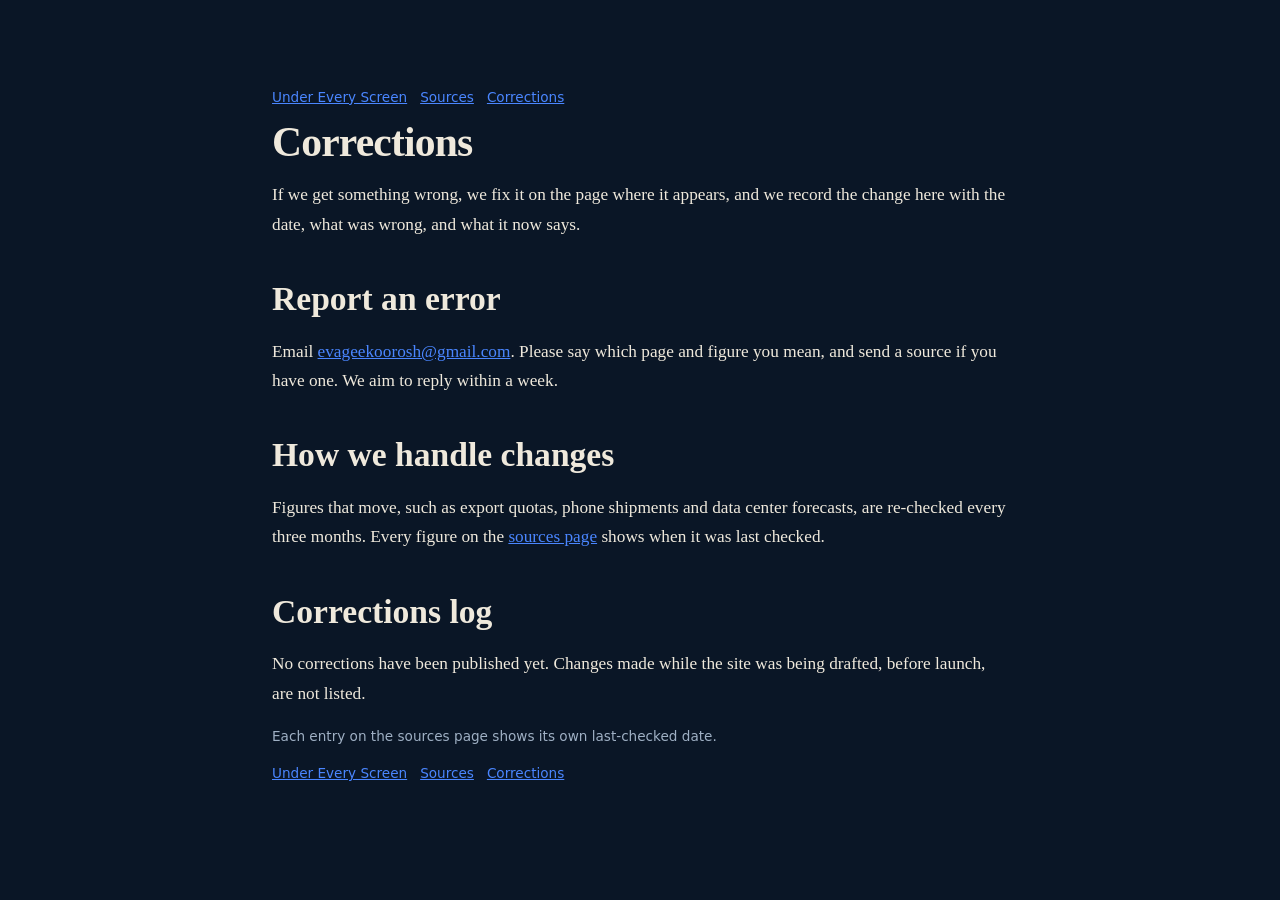
<file: corrections.html>
<!doctype html><html lang="en"><head><meta charset="utf-8"><meta name="viewport" content="width=device-width,initial-scale=1"><title>Corrections | Under Every Screen</title><link rel="icon" href="favicon.svg" type="image/svg+xml"><meta name="description" content="How to report a mistake on Under Every Screen, and the public record of corrections."><meta property="og:title" content="Corrections | Under Every Screen"><link rel="stylesheet" href="style.css"></head><body class="doc"><main class="wide" style="max-width:46rem"><p class="fine"><a href="index.html">Under Every Screen</a> &nbsp; <a href="sources.html">Sources</a> &nbsp; <a href="corrections.html">Corrections</a></p><h1 style="font-size:2.6rem">Corrections</h1><p>If we get something wrong, we fix it on the page where it appears, and we record the change here with the date, what was wrong, and what it now says.</p><h2>Report an error</h2><p>Email <a href="mailto:evageekoorosh@gmail.com">evageekoorosh@gmail.com</a>. Please say which page and figure you mean, and send a source if you have one. We aim to reply within a week.</p><h2>How we handle changes</h2><p>Figures that move, such as export quotas, phone shipments and data center forecasts, are re-checked every three months. Every figure on the <a href="sources.html">sources page</a> shows when it was last checked.</p><h2>Corrections log</h2><p>No corrections have been published yet. Changes made while the site was being drafted, before launch, are not listed.</p><p class="fine">Each entry on the sources page shows its own last-checked date.</p><p class="fine"><a href="index.html">Under Every Screen</a> &nbsp; <a href="sources.html">Sources</a> &nbsp; <a href="corrections.html">Corrections</a></p></main></body></html>
</file>
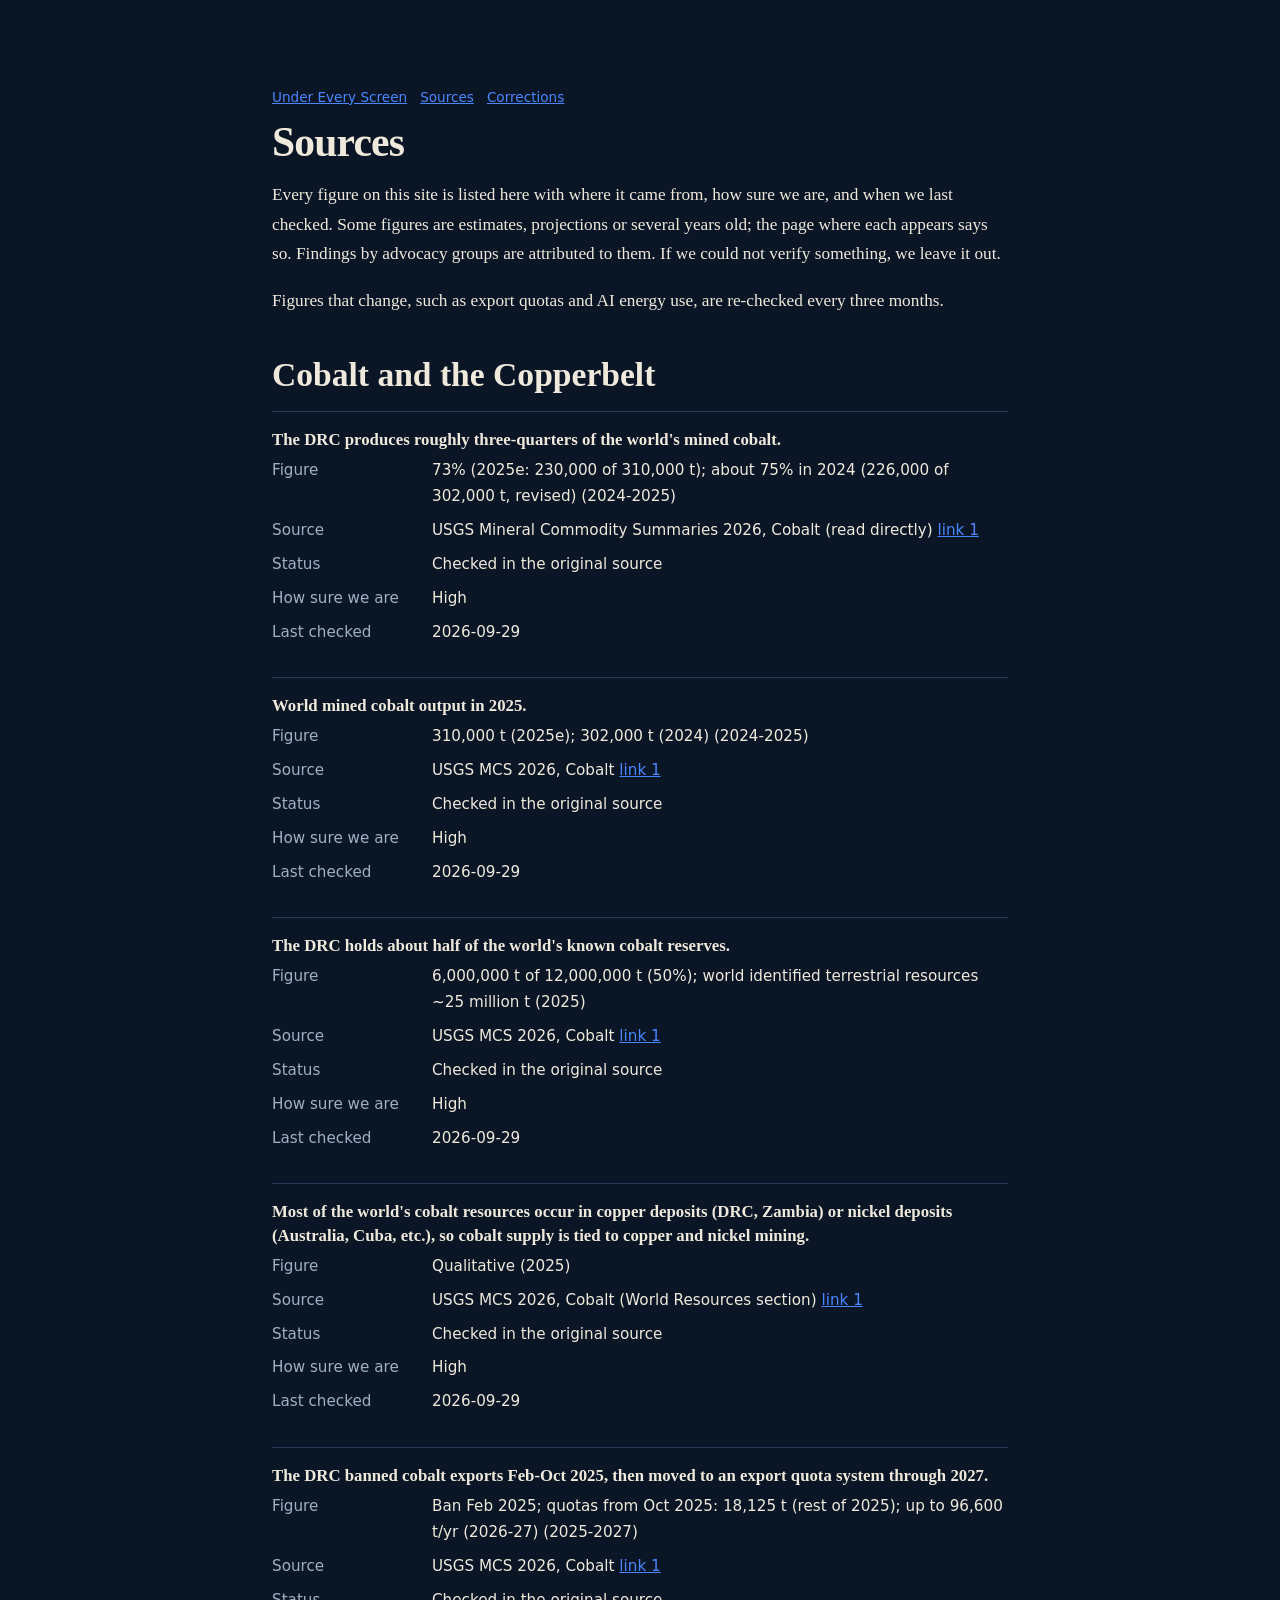
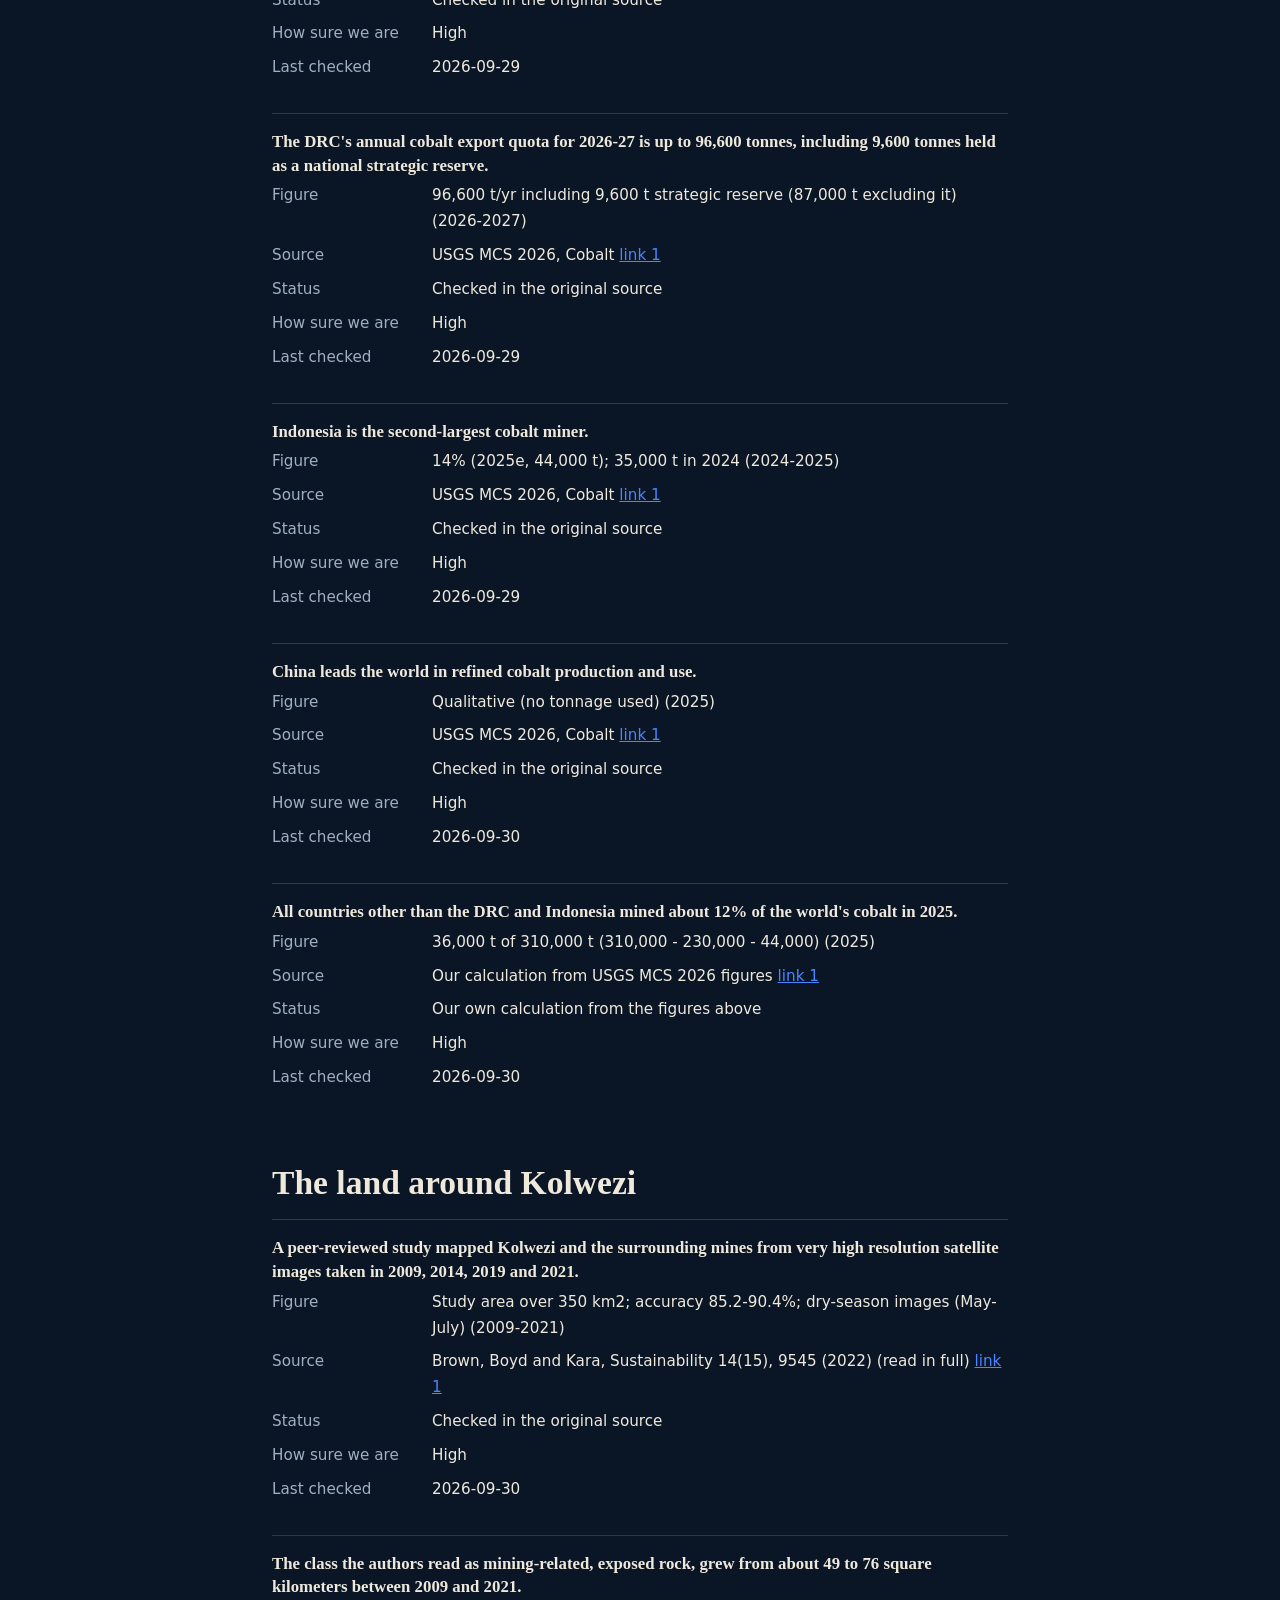
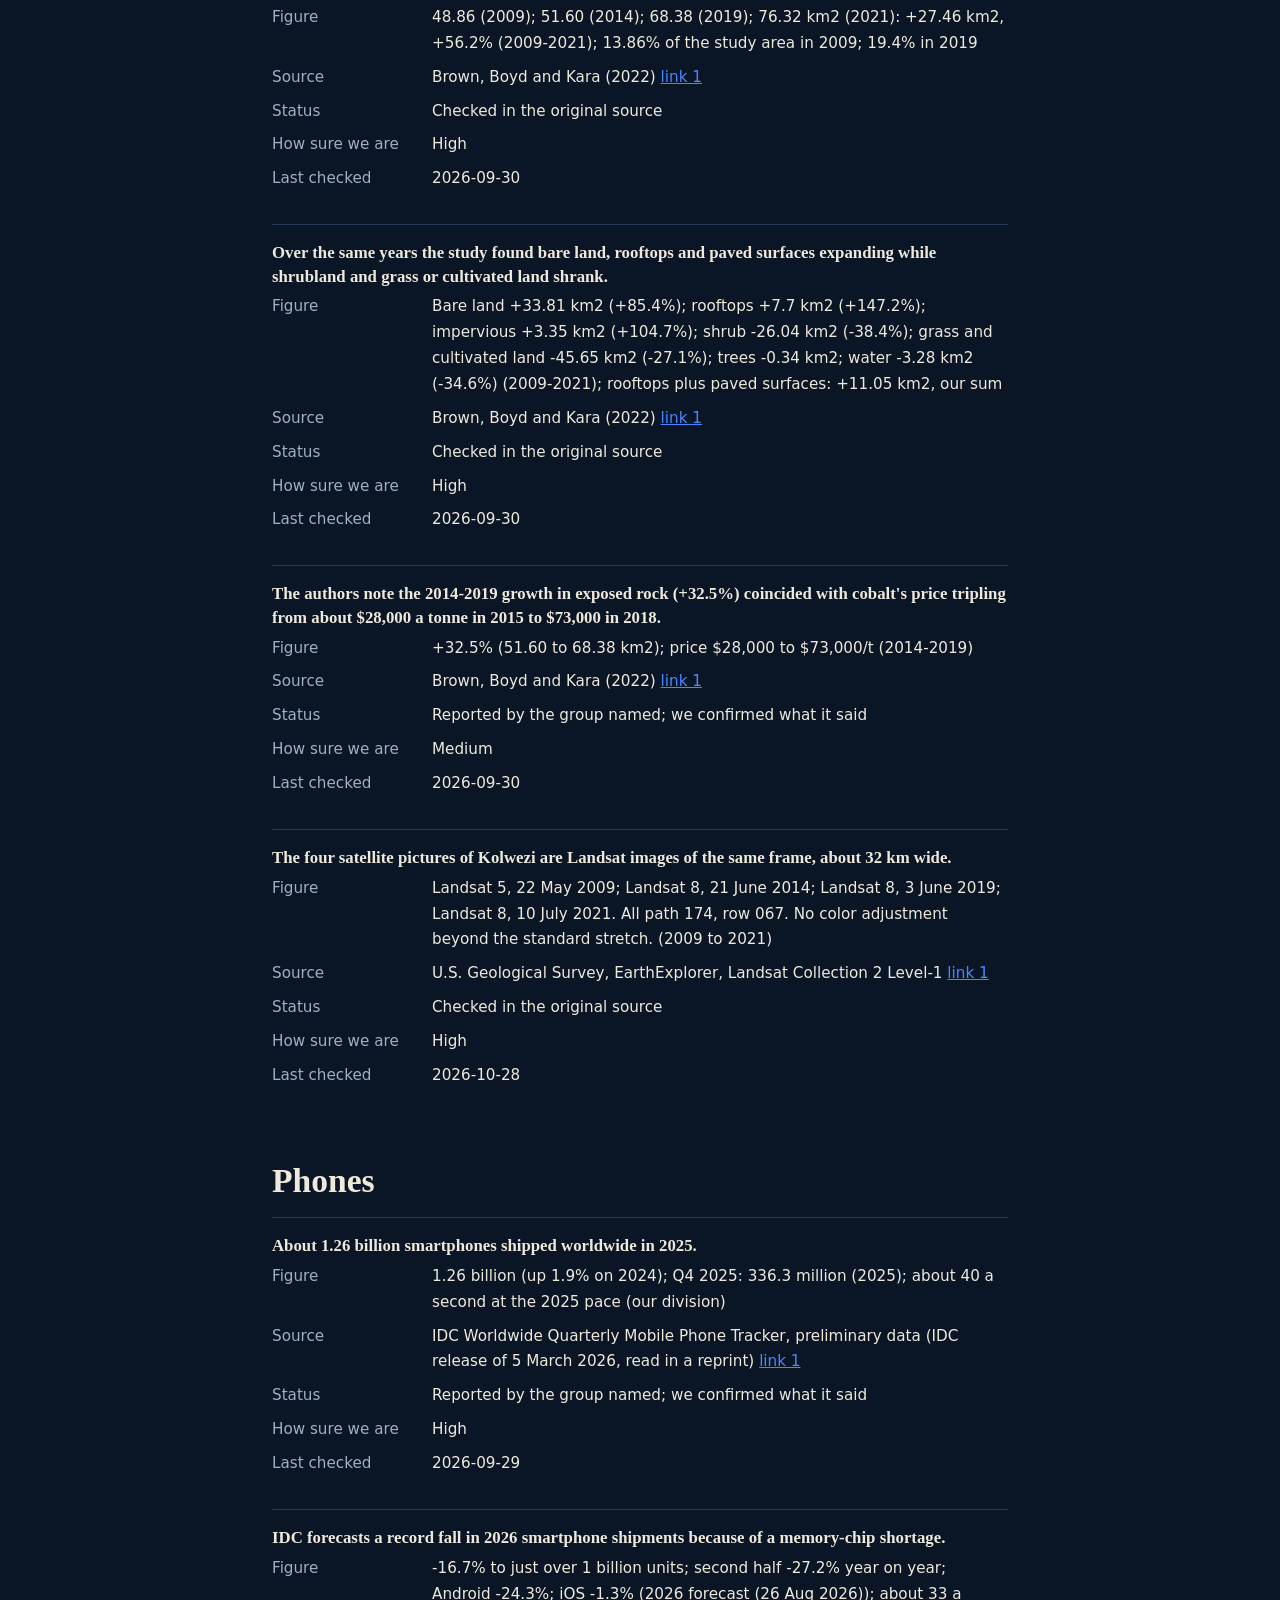
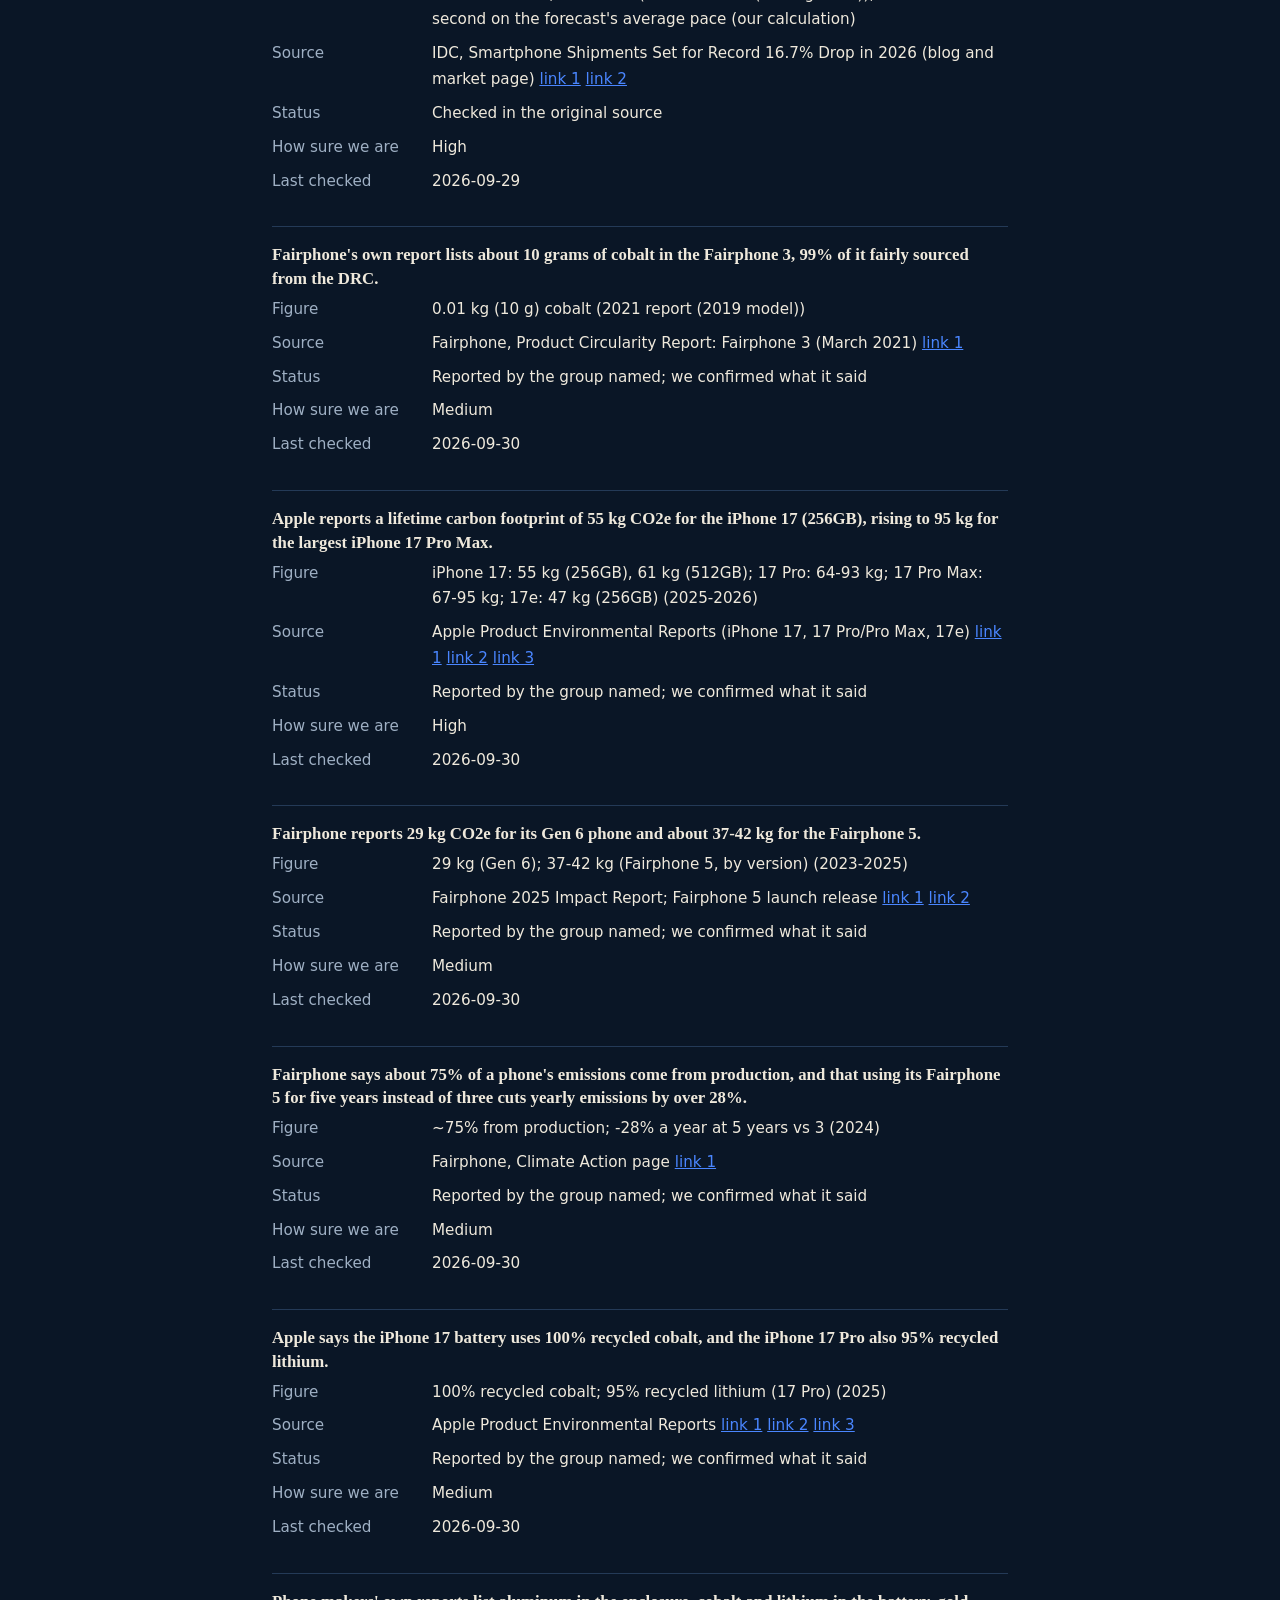
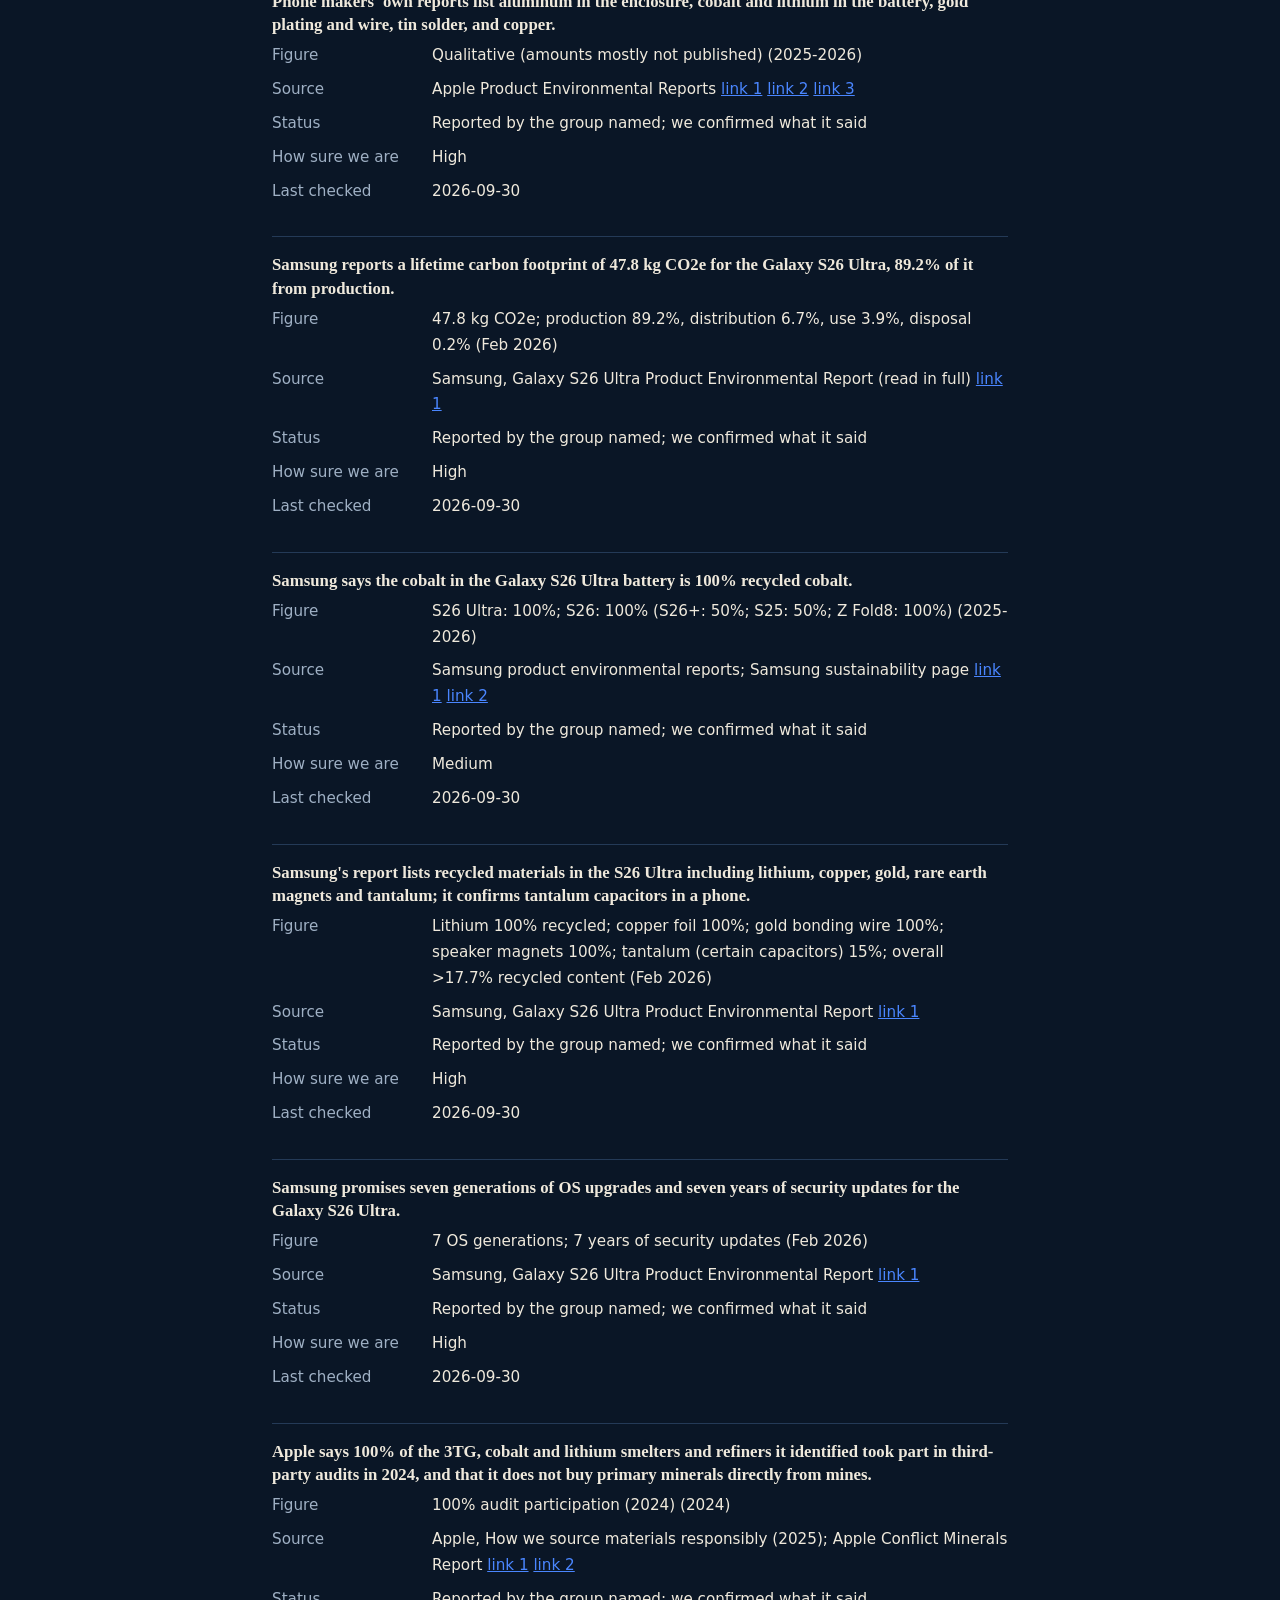
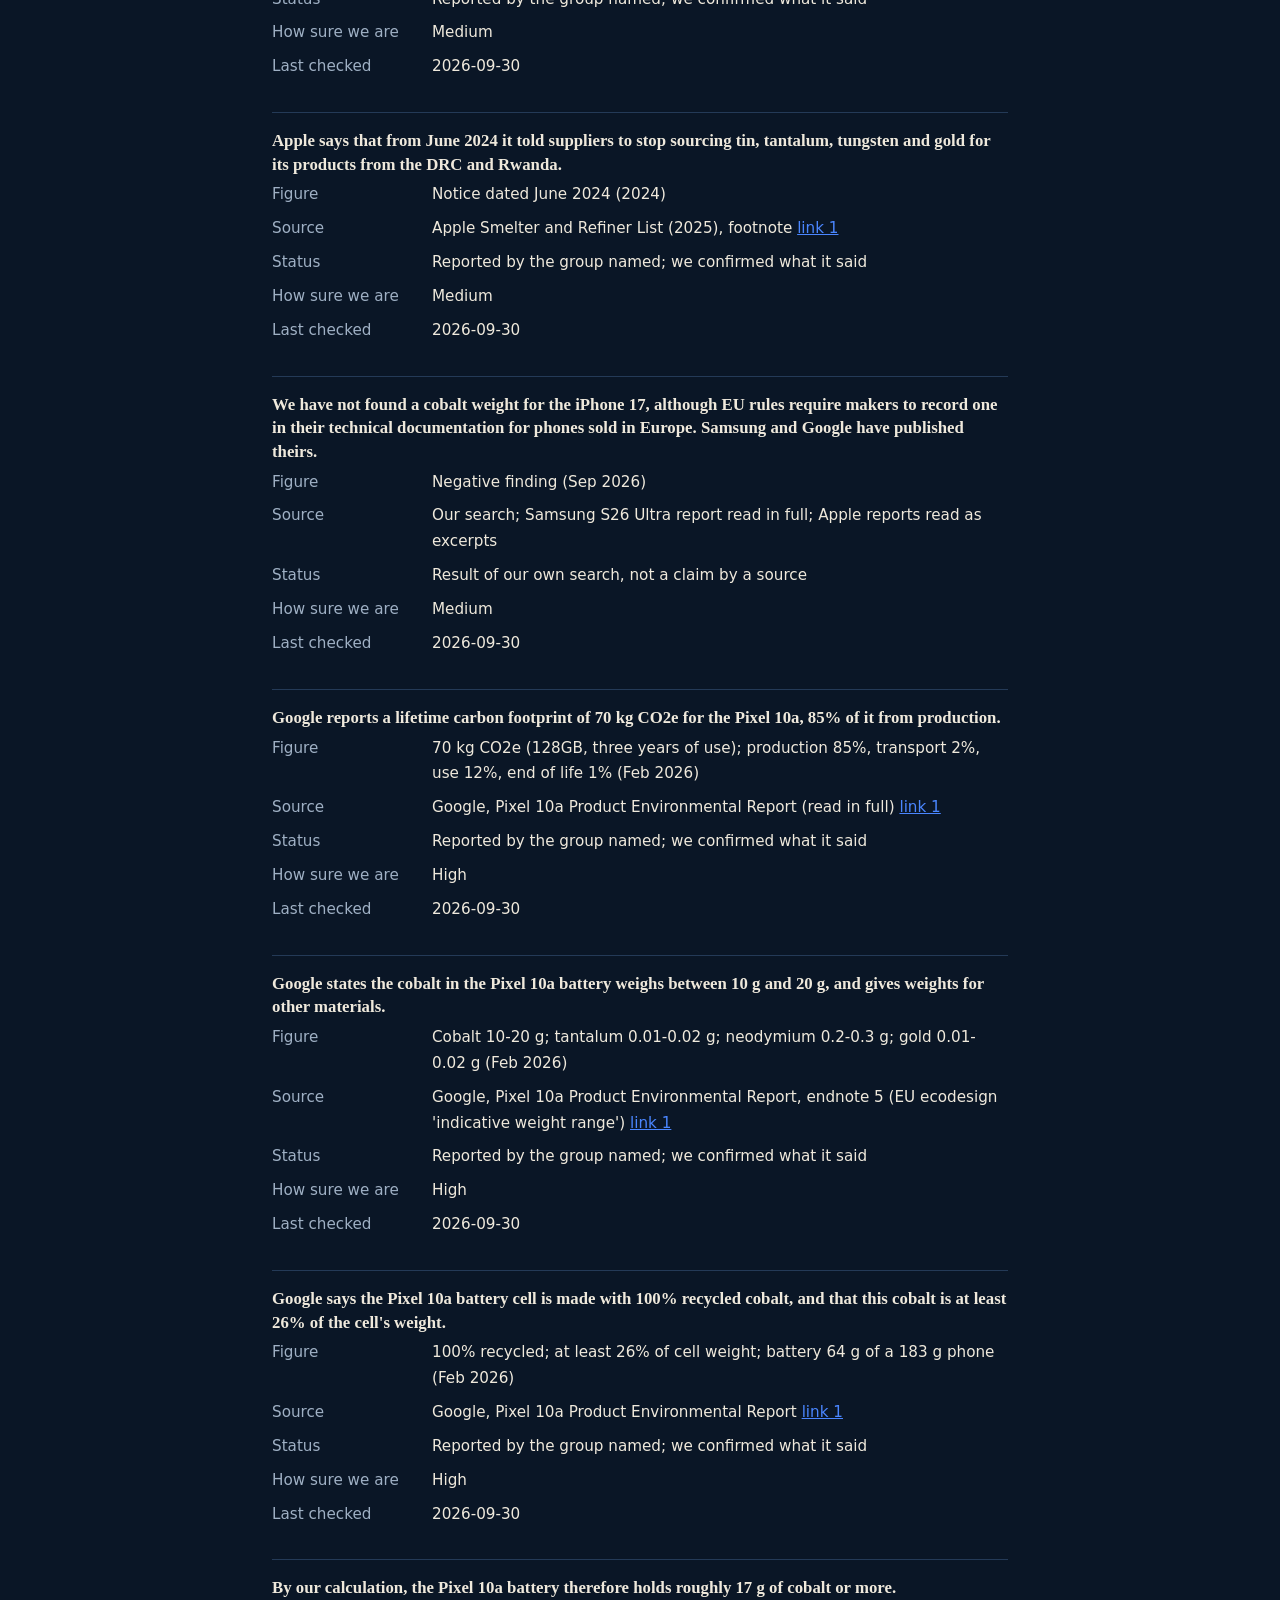
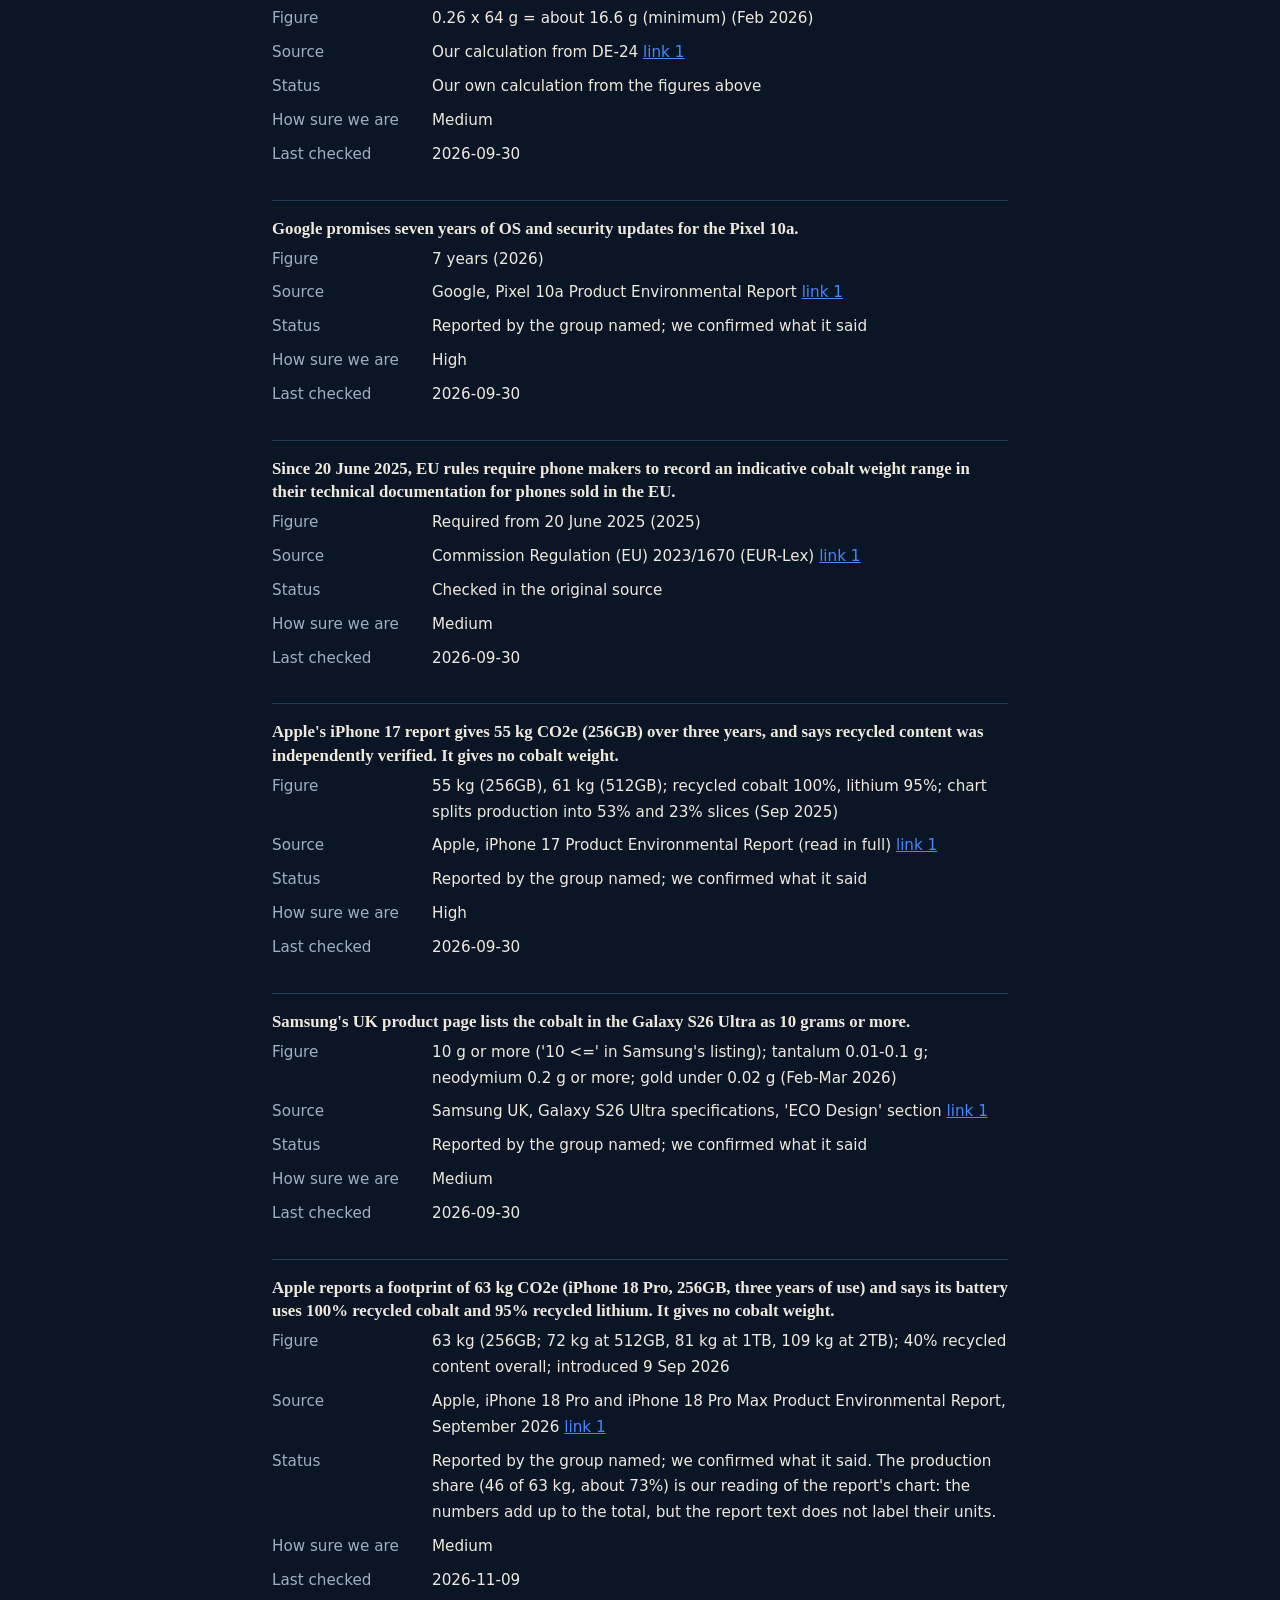
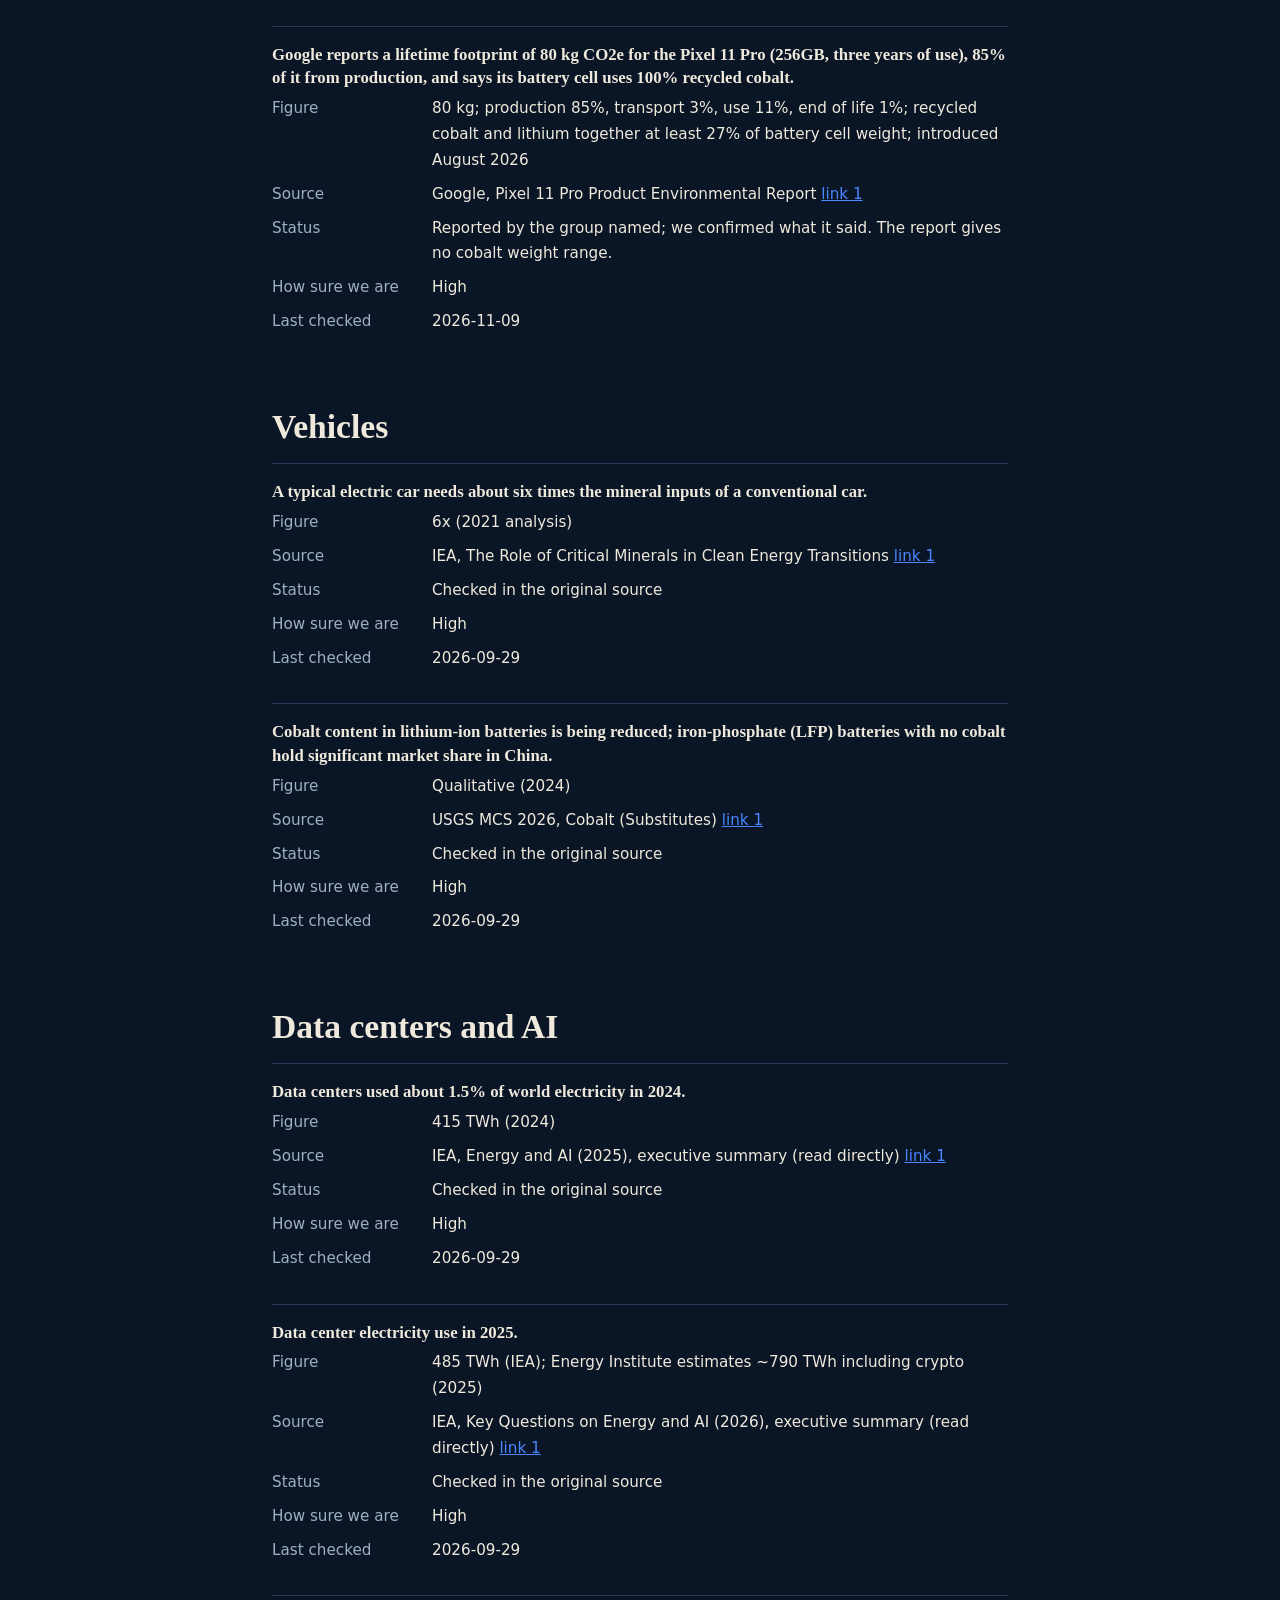
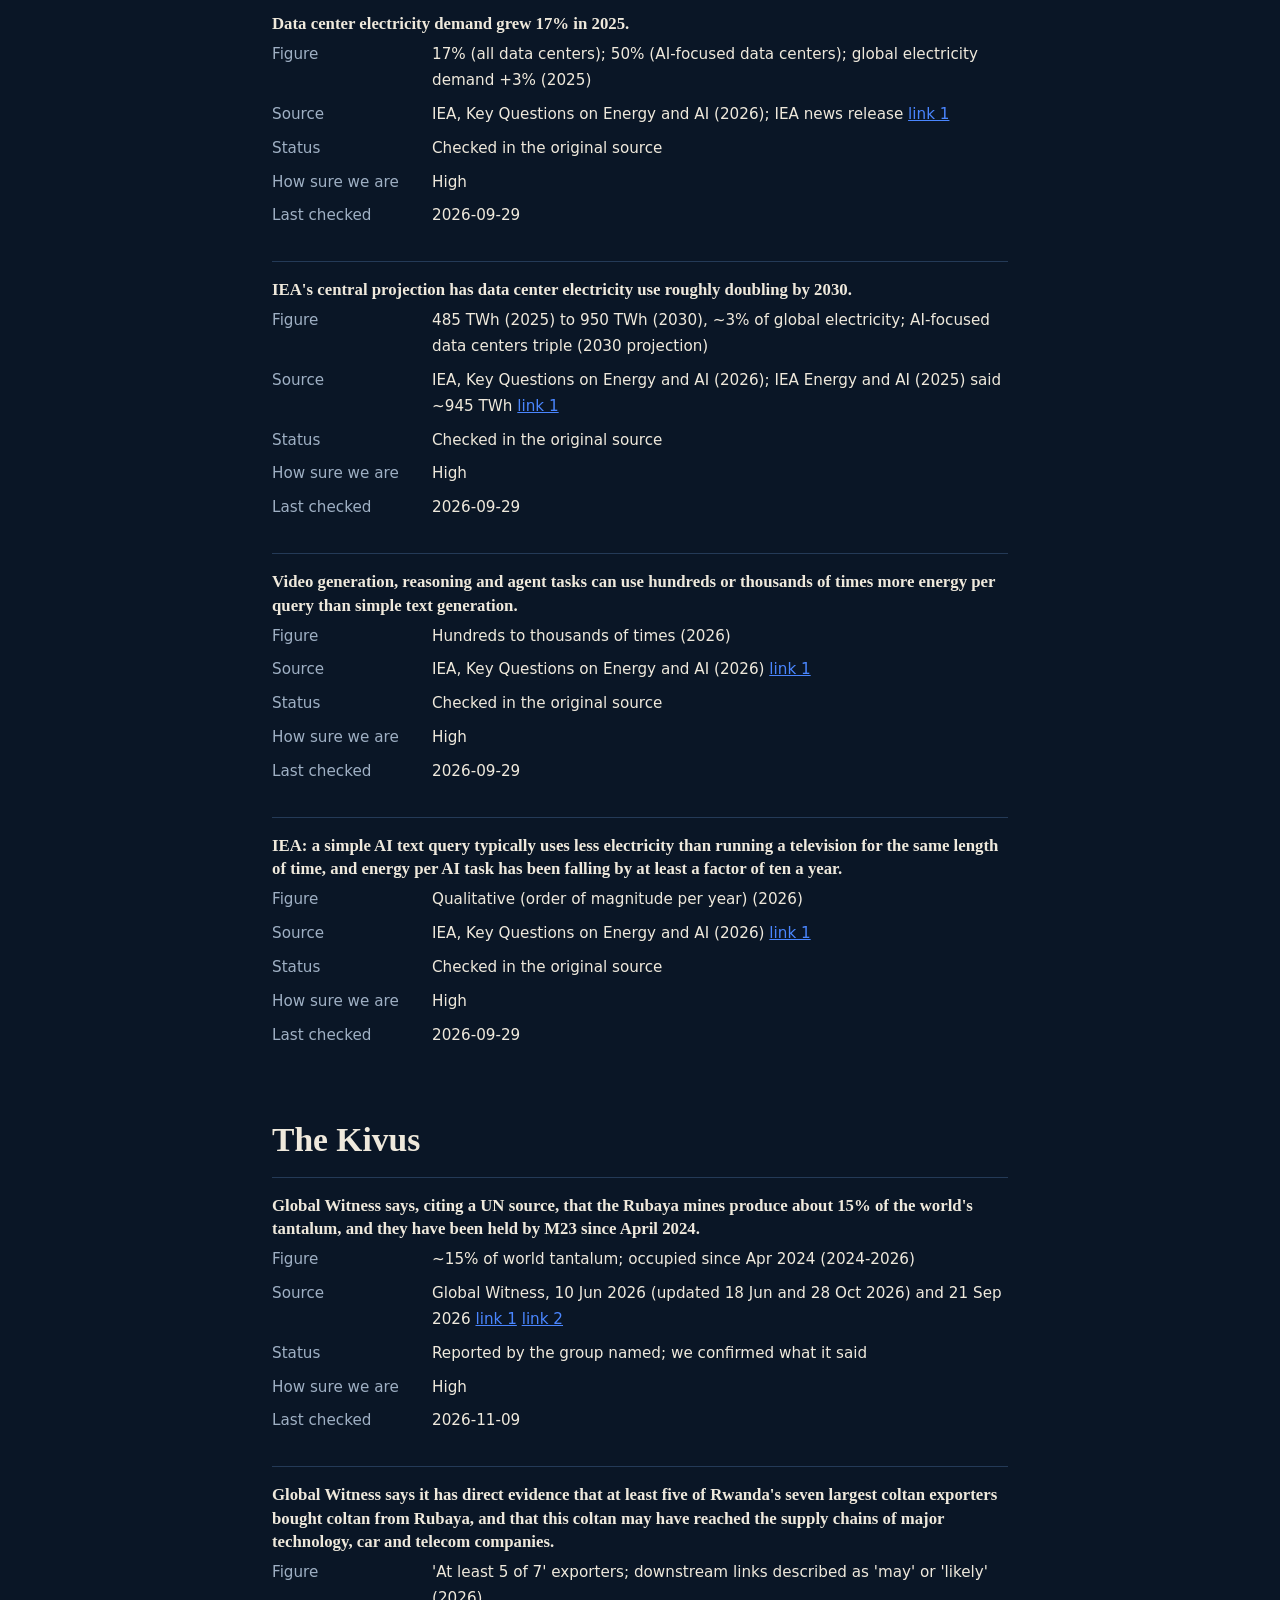
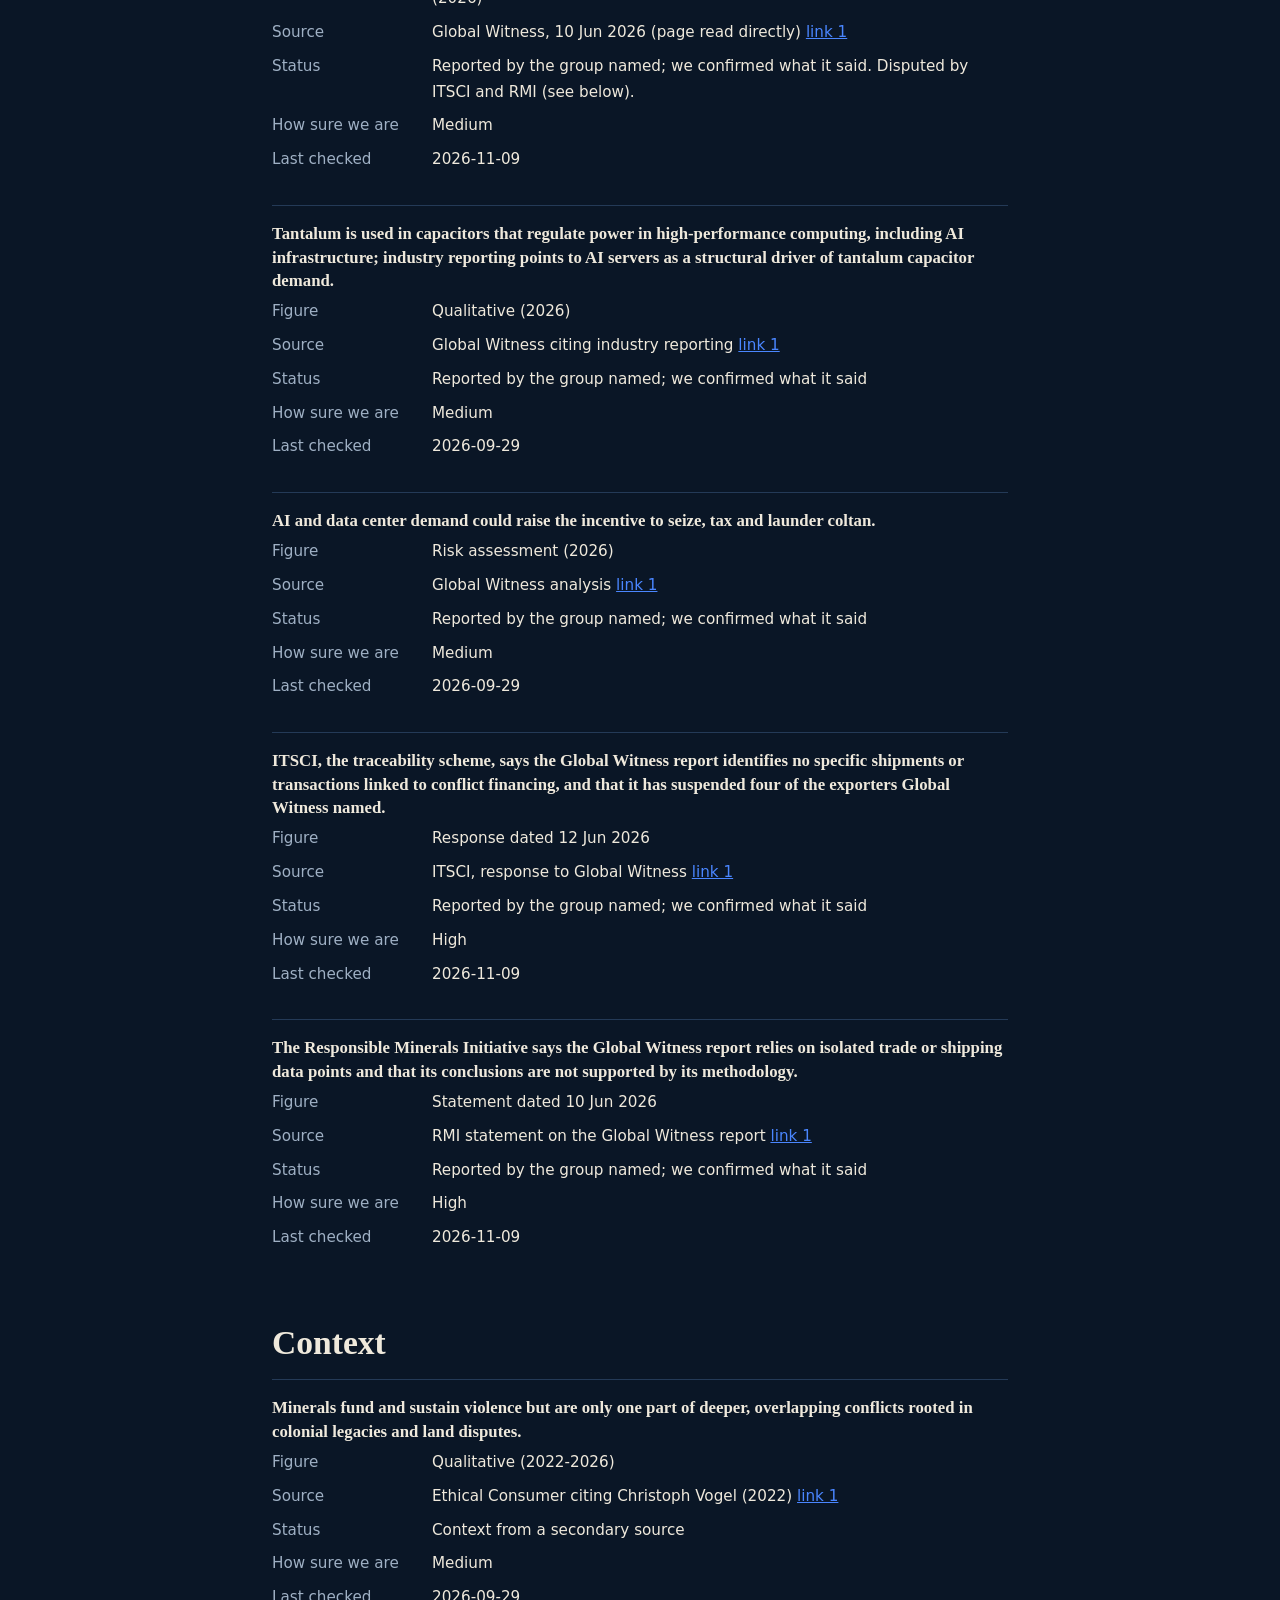
<file: sources.html>
<!doctype html><html lang="en"><head><meta charset="utf-8"><meta name="viewport" content="width=device-width,initial-scale=1"><title>Sources | Under Every Screen</title><link rel="icon" href="favicon.svg" type="image/svg+xml"><meta name="description" content="Every figure on Under Every Screen, where it came from, how sure we are, and when we last checked."><meta property="og:title" content="Sources | Under Every Screen"><link rel="stylesheet" href="style.css"></head><body class="doc"><main class="wide" style="max-width:46rem"><p class="fine"><a href="index.html">Under Every Screen</a> &nbsp; <a href="sources.html">Sources</a> &nbsp; <a href="corrections.html">Corrections</a></p><h1 style="font-size:2.6rem">Sources</h1><p>Every figure on this site is listed here with where it came from, how sure we are, and when we last checked. Some figures are estimates, projections or several years old; the page where each appears says so. Findings by advocacy groups are attributed to them. If we could not verify something, we leave it out.</p><p>Figures that change, such as export quotas and AI energy use, are re-checked every three months.</p><h2>Cobalt and the Copperbelt</h2>
<article class="src" id="co-01"><h3>The DRC produces roughly three-quarters of the world&#x27;s mined cobalt.</h3><dl><dt>Figure</dt><dd>73% (2025e: 230,000 of 310,000 t); about 75% in 2024 (226,000 of 302,000 t, revised) (2024-2025)</dd><dt>Source</dt><dd>USGS Mineral Commodity Summaries 2026, Cobalt (read directly) <a href="https://pubs.usgs.gov/periodicals/mcs2026/mcs2026-cobalt.pdf">link 1</a></dd><dt>Status</dt><dd>Checked in the original source</dd><dt>How sure we are</dt><dd>High</dd><dt>Last checked</dt><dd>2026-09-29</dd></dl></article>
<article class="src" id="co-02"><h3>World mined cobalt output in 2025.</h3><dl><dt>Figure</dt><dd>310,000 t (2025e); 302,000 t (2024) (2024-2025)</dd><dt>Source</dt><dd>USGS MCS 2026, Cobalt <a href="https://pubs.usgs.gov/periodicals/mcs2026/mcs2026-cobalt.pdf">link 1</a></dd><dt>Status</dt><dd>Checked in the original source</dd><dt>How sure we are</dt><dd>High</dd><dt>Last checked</dt><dd>2026-09-29</dd></dl></article>
<article class="src" id="co-03"><h3>The DRC holds about half of the world&#x27;s known cobalt reserves.</h3><dl><dt>Figure</dt><dd>6,000,000 t of 12,000,000 t (50%); world identified terrestrial resources ~25 million t (2025)</dd><dt>Source</dt><dd>USGS MCS 2026, Cobalt <a href="https://pubs.usgs.gov/periodicals/mcs2026/mcs2026-cobalt.pdf">link 1</a></dd><dt>Status</dt><dd>Checked in the original source</dd><dt>How sure we are</dt><dd>High</dd><dt>Last checked</dt><dd>2026-09-29</dd></dl></article>
<article class="src" id="co-04"><h3>Most of the world&#x27;s cobalt resources occur in copper deposits (DRC, Zambia) or nickel deposits (Australia, Cuba, etc.), so cobalt supply is tied to copper and nickel mining.</h3><dl><dt>Figure</dt><dd>Qualitative (2025)</dd><dt>Source</dt><dd>USGS MCS 2026, Cobalt (World Resources section) <a href="https://pubs.usgs.gov/periodicals/mcs2026/mcs2026-cobalt.pdf">link 1</a></dd><dt>Status</dt><dd>Checked in the original source</dd><dt>How sure we are</dt><dd>High</dd><dt>Last checked</dt><dd>2026-09-29</dd></dl></article>
<article class="src" id="co-06"><h3>The DRC banned cobalt exports Feb-Oct 2025, then moved to an export quota system through 2027.</h3><dl><dt>Figure</dt><dd>Ban Feb 2025; quotas from Oct 2025: 18,125 t (rest of 2025); up to 96,600 t/yr (2026-27) (2025-2027)</dd><dt>Source</dt><dd>USGS MCS 2026, Cobalt <a href="https://pubs.usgs.gov/periodicals/mcs2026/mcs2026-cobalt.pdf">link 1</a></dd><dt>Status</dt><dd>Checked in the original source</dd><dt>How sure we are</dt><dd>High</dd><dt>Last checked</dt><dd>2026-09-29</dd></dl></article>
<article class="src" id="co-07"><h3>The DRC&#x27;s annual cobalt export quota for 2026-27 is up to 96,600 tonnes, including 9,600 tonnes held as a national strategic reserve.</h3><dl><dt>Figure</dt><dd>96,600 t/yr including 9,600 t strategic reserve (87,000 t excluding it) (2026-2027)</dd><dt>Source</dt><dd>USGS MCS 2026, Cobalt <a href="https://pubs.usgs.gov/periodicals/mcs2026/mcs2026-cobalt.pdf">link 1</a></dd><dt>Status</dt><dd>Checked in the original source</dd><dt>How sure we are</dt><dd>High</dd><dt>Last checked</dt><dd>2026-09-29</dd></dl></article>
<article class="src" id="co-09"><h3>Indonesia is the second-largest cobalt miner.</h3><dl><dt>Figure</dt><dd>14% (2025e, 44,000 t); 35,000 t in 2024 (2024-2025)</dd><dt>Source</dt><dd>USGS MCS 2026, Cobalt <a href="https://pubs.usgs.gov/periodicals/mcs2026/mcs2026-cobalt.pdf">link 1</a></dd><dt>Status</dt><dd>Checked in the original source</dd><dt>How sure we are</dt><dd>High</dd><dt>Last checked</dt><dd>2026-09-29</dd></dl></article>
<article class="src" id="co-10"><h3>China leads the world in refined cobalt production and use.</h3><dl><dt>Figure</dt><dd>Qualitative (no tonnage used) (2025)</dd><dt>Source</dt><dd>USGS MCS 2026, Cobalt <a href="https://pubs.usgs.gov/periodicals/mcs2026/mcs2026-cobalt.pdf">link 1</a></dd><dt>Status</dt><dd>Checked in the original source</dd><dt>How sure we are</dt><dd>High</dd><dt>Last checked</dt><dd>2026-09-30</dd></dl></article>
<article class="src" id="co-11"><h3>All countries other than the DRC and Indonesia mined about 12% of the world&#x27;s cobalt in 2025.</h3><dl><dt>Figure</dt><dd>36,000 t of 310,000 t (310,000 - 230,000 - 44,000) (2025)</dd><dt>Source</dt><dd>Our calculation from USGS MCS 2026 figures <a href="https://pubs.usgs.gov/periodicals/mcs2026/mcs2026-cobalt.pdf">link 1</a></dd><dt>Status</dt><dd>Our own calculation from the figures above</dd><dt>How sure we are</dt><dd>High</dd><dt>Last checked</dt><dd>2026-09-30</dd></dl></article>
<h2>The land around Kolwezi</h2>
<article class="src" id="sa-01"><h3>A peer-reviewed study mapped Kolwezi and the surrounding mines from very high resolution satellite images taken in 2009, 2014, 2019 and 2021.</h3><dl><dt>Figure</dt><dd>Study area over 350 km2; accuracy 85.2-90.4%; dry-season images (May-July) (2009-2021)</dd><dt>Source</dt><dd>Brown, Boyd and Kara, Sustainability 14(15), 9545 (2022) (read in full) <a href="https://www.mdpi.com/2071-1050/14/15/9545">link 1</a></dd><dt>Status</dt><dd>Checked in the original source</dd><dt>How sure we are</dt><dd>High</dd><dt>Last checked</dt><dd>2026-09-30</dd></dl></article>
<article class="src" id="sa-02"><h3>The class the authors read as mining-related, exposed rock, grew from about 49 to 76 square kilometers between 2009 and 2021.</h3><dl><dt>Figure</dt><dd>48.86 (2009); 51.60 (2014); 68.38 (2019); 76.32 km2 (2021): +27.46 km2, +56.2% (2009-2021); 13.86% of the study area in 2009; 19.4% in 2019</dd><dt>Source</dt><dd>Brown, Boyd and Kara (2022) <a href="https://www.mdpi.com/2071-1050/14/15/9545">link 1</a></dd><dt>Status</dt><dd>Checked in the original source</dd><dt>How sure we are</dt><dd>High</dd><dt>Last checked</dt><dd>2026-09-30</dd></dl></article>
<article class="src" id="sa-03"><h3>Over the same years the study found bare land, rooftops and paved surfaces expanding while shrubland and grass or cultivated land shrank.</h3><dl><dt>Figure</dt><dd>Bare land +33.81 km2 (+85.4%); rooftops +7.7 km2 (+147.2%); impervious +3.35 km2 (+104.7%); shrub -26.04 km2 (-38.4%); grass and cultivated land -45.65 km2 (-27.1%); trees -0.34 km2; water -3.28 km2 (-34.6%) (2009-2021); rooftops plus paved surfaces: +11.05 km2, our sum</dd><dt>Source</dt><dd>Brown, Boyd and Kara (2022) <a href="https://www.mdpi.com/2071-1050/14/15/9545">link 1</a></dd><dt>Status</dt><dd>Checked in the original source</dd><dt>How sure we are</dt><dd>High</dd><dt>Last checked</dt><dd>2026-09-30</dd></dl></article>
<article class="src" id="sa-04"><h3>The authors note the 2014-2019 growth in exposed rock (+32.5%) coincided with cobalt&#x27;s price tripling from about $28,000 a tonne in 2015 to $73,000 in 2018.</h3><dl><dt>Figure</dt><dd>+32.5% (51.60 to 68.38 km2); price $28,000 to $73,000/t (2014-2019)</dd><dt>Source</dt><dd>Brown, Boyd and Kara (2022) <a href="https://www.mdpi.com/2071-1050/14/15/9545">link 1</a></dd><dt>Status</dt><dd>Reported by the group named; we confirmed what it said</dd><dt>How sure we are</dt><dd>Medium</dd><dt>Last checked</dt><dd>2026-09-30</dd></dl></article><article class="src" id="sa-08"><h3>The four satellite pictures of Kolwezi are Landsat images of the same frame, about 32 km wide.</h3><dl><dt>Figure</dt><dd>Landsat 5, 22 May 2009; Landsat 8, 21 June 2014; Landsat 8, 3 June 2019; Landsat 8, 10 July 2021. All path 174, row 067. No color adjustment beyond the standard stretch. (2009 to 2021)</dd><dt>Source</dt><dd>U.S. Geological Survey, EarthExplorer, Landsat Collection 2 Level-1 <a href="https://earthexplorer.usgs.gov/">link 1</a></dd><dt>Status</dt><dd>Checked in the original source</dd><dt>How sure we are</dt><dd>High</dd><dt>Last checked</dt><dd>2026-10-28</dd></dl></article>
<h2>Phones</h2>
<article class="src" id="de-01"><h3>About 1.26 billion smartphones shipped worldwide in 2025.</h3><dl><dt>Figure</dt><dd>1.26 billion (up 1.9% on 2024); Q4 2025: 336.3 million (2025); about 40 a second at the 2025 pace (our division)</dd><dt>Source</dt><dd>IDC Worldwide Quarterly Mobile Phone Tracker, preliminary data (IDC release of 5 March 2026, read in a reprint) <a href="https://www.biztechreports.com/news-archive/2026/3/5/worldwide-smartphone-market-grows-23-in-q4-2025-driven-by-strong-performances-from-samsung-and-apple-idc-march-05-2026">link 1</a></dd><dt>Status</dt><dd>Reported by the group named; we confirmed what it said</dd><dt>How sure we are</dt><dd>High</dd><dt>Last checked</dt><dd>2026-09-29</dd></dl></article>
<article class="src" id="de-02"><h3>IDC forecasts a record fall in 2026 smartphone shipments because of a memory-chip shortage.</h3><dl><dt>Figure</dt><dd>-16.7% to just over 1 billion units; second half -27.2% year on year; Android -24.3%; iOS -1.3% (2026 forecast (26 Aug 2026)); about 33 a second on the forecast's average pace (our calculation)</dd><dt>Source</dt><dd>IDC, Smartphone Shipments Set for Record 16.7% Drop in 2026 (blog and market page) <a href="https://www.idc.com/promo/smartphone-market-share/market-share/">link 1</a> <a href="https://www.idc.com/resource-center/blog/smartphone-shipments-set-for-record-16-7-drop-in-2026-as-the-memory-crisis-hits-full-force/">link 2</a></dd><dt>Status</dt><dd>Checked in the original source</dd><dt>How sure we are</dt><dd>High</dd><dt>Last checked</dt><dd>2026-09-29</dd></dl></article>
<article class="src" id="de-07"><h3>Fairphone&#x27;s own report lists about 10 grams of cobalt in the Fairphone 3, 99% of it fairly sourced from the DRC.</h3><dl><dt>Figure</dt><dd>0.01 kg (10 g) cobalt (2021 report (2019 model))</dd><dt>Source</dt><dd>Fairphone, Product Circularity Report: Fairphone 3 (March 2021) <a href="https://www.fairphone.com/wp-content/uploads/2021/11/KPN-Fairphone-3-1.pdf">link 1</a></dd><dt>Status</dt><dd>Reported by the group named; we confirmed what it said</dd><dt>How sure we are</dt><dd>Medium</dd><dt>Last checked</dt><dd>2026-09-30</dd></dl></article>
<article class="src" id="de-08"><h3>Apple reports a lifetime carbon footprint of 55 kg CO2e for the iPhone 17 (256GB), rising to 95 kg for the largest iPhone 17 Pro Max.</h3><dl><dt>Figure</dt><dd>iPhone 17: 55 kg (256GB), 61 kg (512GB); 17 Pro: 64-93 kg; 17 Pro Max: 67-95 kg; 17e: 47 kg (256GB) (2025-2026)</dd><dt>Source</dt><dd>Apple Product Environmental Reports (iPhone 17, 17 Pro/Pro Max, 17e) <a href="https://www.apple.com/environment/pdf/products/iphone/iPhone_17_PER_Sept2025.pdf">link 1</a> <a href="https://www.apple.com/environment/pdf/products/iphone/iPhone_17_Pro_and_iPhone_17_Pro_Max_PER_Sept2025.pdf">link 2</a> <a href="https://www.apple.com/environment/pdf/products/iphone/iPhone_17e_PER_Mar2026.pdf">link 3</a></dd><dt>Status</dt><dd>Reported by the group named; we confirmed what it said</dd><dt>How sure we are</dt><dd>High</dd><dt>Last checked</dt><dd>2026-09-30</dd></dl></article>
<article class="src" id="de-09"><h3>Fairphone reports 29 kg CO2e for its Gen 6 phone and about 37-42 kg for the Fairphone 5.</h3><dl><dt>Figure</dt><dd>29 kg (Gen 6); 37-42 kg (Fairphone 5, by version) (2023-2025)</dd><dt>Source</dt><dd>Fairphone 2025 Impact Report; Fairphone 5 launch release <a href="https://www.fairphone.com/stories/summing-up-our-2025-impact-report">link 1</a> <a href="https://www.fairphone.com/wp-content/uploads/2024/09/Introducing-the-most-affordable-Fairphone-5-yet-the-6GB-version.pdf">link 2</a></dd><dt>Status</dt><dd>Reported by the group named; we confirmed what it said</dd><dt>How sure we are</dt><dd>Medium</dd><dt>Last checked</dt><dd>2026-09-30</dd></dl></article>
<article class="src" id="de-10"><h3>Fairphone says about 75% of a phone&#x27;s emissions come from production, and that using its Fairphone 5 for five years instead of three cuts yearly emissions by over 28%.</h3><dl><dt>Figure</dt><dd>~75% from production; -28% a year at 5 years vs 3 (2024)</dd><dt>Source</dt><dd>Fairphone, Climate Action page <a href="https://www.fairphone.com/en/impact/climate-action/">link 1</a></dd><dt>Status</dt><dd>Reported by the group named; we confirmed what it said</dd><dt>How sure we are</dt><dd>Medium</dd><dt>Last checked</dt><dd>2026-09-30</dd></dl></article>
<article class="src" id="de-11"><h3>Apple says the iPhone 17 battery uses 100% recycled cobalt, and the iPhone 17 Pro also 95% recycled lithium.</h3><dl><dt>Figure</dt><dd>100% recycled cobalt; 95% recycled lithium (17 Pro) (2025)</dd><dt>Source</dt><dd>Apple Product Environmental Reports <a href="https://www.apple.com/environment/pdf/products/iphone/iPhone_17_PER_Sept2025.pdf">link 1</a> <a href="https://www.apple.com/environment/pdf/products/iphone/iPhone_17_Pro_and_iPhone_17_Pro_Max_PER_Sept2025.pdf">link 2</a> <a href="https://www.apple.com/environment/pdf/products/iphone/iPhone_17e_PER_Mar2026.pdf">link 3</a></dd><dt>Status</dt><dd>Reported by the group named; we confirmed what it said</dd><dt>How sure we are</dt><dd>Medium</dd><dt>Last checked</dt><dd>2026-09-30</dd></dl></article>
<article class="src" id="de-12"><h3>Phone makers&#x27; own reports list aluminum in the enclosure, cobalt and lithium in the battery, gold plating and wire, tin solder, and copper.</h3><dl><dt>Figure</dt><dd>Qualitative (amounts mostly not published) (2025-2026)</dd><dt>Source</dt><dd>Apple Product Environmental Reports <a href="https://www.apple.com/environment/pdf/products/iphone/iPhone_17_PER_Sept2025.pdf">link 1</a> <a href="https://www.apple.com/environment/pdf/products/iphone/iPhone_17_Pro_and_iPhone_17_Pro_Max_PER_Sept2025.pdf">link 2</a> <a href="https://www.apple.com/environment/pdf/products/iphone/iPhone_17e_PER_Mar2026.pdf">link 3</a></dd><dt>Status</dt><dd>Reported by the group named; we confirmed what it said</dd><dt>How sure we are</dt><dd>High</dd><dt>Last checked</dt><dd>2026-09-30</dd></dl></article>
<article class="src" id="de-13"><h3>Samsung reports a lifetime carbon footprint of 47.8 kg CO2e for the Galaxy S26 Ultra, 89.2% of it from production.</h3><dl><dt>Figure</dt><dd>47.8 kg CO2e; production 89.2%, distribution 6.7%, use 3.9%, disposal 0.2% (Feb 2026)</dd><dt>Source</dt><dd>Samsung, Galaxy S26 Ultra Product Environmental Report (read in full) <a href="https://www.samsung.com/global/sustainability/landing_hub-file/AZzQXSiqFTcALYOH/Galaxy_S26_Ultra_Environmental_Report_EN.pdf">link 1</a></dd><dt>Status</dt><dd>Reported by the group named; we confirmed what it said</dd><dt>How sure we are</dt><dd>High</dd><dt>Last checked</dt><dd>2026-09-30</dd></dl></article>
<article class="src" id="de-14"><h3>Samsung says the cobalt in the Galaxy S26 Ultra battery is 100% recycled cobalt.</h3><dl><dt>Figure</dt><dd>S26 Ultra: 100%; S26: 100% (S26+: 50%; S25: 50%; Z Fold8: 100%) (2025-2026)</dd><dt>Source</dt><dd>Samsung product environmental reports; Samsung sustainability page <a href="https://www.samsung.com/global/sustainability/landing_hub-file/AZzQXSiqFTcALYOH/Galaxy_S26_Ultra_Environmental_Report_EN.pdf">link 1</a> <a href="https://www.samsung.com/global/sustainability/popup/popup_doc/AYpFQs76m5oAIx-K/">link 2</a></dd><dt>Status</dt><dd>Reported by the group named; we confirmed what it said</dd><dt>How sure we are</dt><dd>Medium</dd><dt>Last checked</dt><dd>2026-09-30</dd></dl></article>
<article class="src" id="de-15"><h3>Samsung&#x27;s report lists recycled materials in the S26 Ultra including lithium, copper, gold, rare earth magnets and tantalum; it confirms tantalum capacitors in a phone.</h3><dl><dt>Figure</dt><dd>Lithium 100% recycled; copper foil 100%; gold bonding wire 100%; speaker magnets 100%; tantalum (certain capacitors) 15%; overall &gt;17.7% recycled content (Feb 2026)</dd><dt>Source</dt><dd>Samsung, Galaxy S26 Ultra Product Environmental Report <a href="https://www.samsung.com/global/sustainability/landing_hub-file/AZzQXSiqFTcALYOH/Galaxy_S26_Ultra_Environmental_Report_EN.pdf">link 1</a></dd><dt>Status</dt><dd>Reported by the group named; we confirmed what it said</dd><dt>How sure we are</dt><dd>High</dd><dt>Last checked</dt><dd>2026-09-30</dd></dl></article>
<article class="src" id="de-16"><h3>Samsung promises seven generations of OS upgrades and seven years of security updates for the Galaxy S26 Ultra.</h3><dl><dt>Figure</dt><dd>7 OS generations; 7 years of security updates (Feb 2026)</dd><dt>Source</dt><dd>Samsung, Galaxy S26 Ultra Product Environmental Report <a href="https://www.samsung.com/global/sustainability/landing_hub-file/AZzQXSiqFTcALYOH/Galaxy_S26_Ultra_Environmental_Report_EN.pdf">link 1</a></dd><dt>Status</dt><dd>Reported by the group named; we confirmed what it said</dd><dt>How sure we are</dt><dd>High</dd><dt>Last checked</dt><dd>2026-09-30</dd></dl></article>
<article class="src" id="de-17"><h3>Apple says 100% of the 3TG, cobalt and lithium smelters and refiners it identified took part in third-party audits in 2024, and that it does not buy primary minerals directly from mines.</h3><dl><dt>Figure</dt><dd>100% audit participation (2024) (2024)</dd><dt>Source</dt><dd>Apple, How we source materials responsibly (2025); Apple Conflict Minerals Report <a href="https://s203.q4cdn.com/367071867/files/doc_downloads/2025/04/Apple-How-we-source-materials-responsibly.pdf">link 1</a> <a href="https://s203.q4cdn.com/367071867/files/doc_downloads/2025/04/Apple-Conflict-Minerals-Report.pdf">link 2</a></dd><dt>Status</dt><dd>Reported by the group named; we confirmed what it said</dd><dt>How sure we are</dt><dd>Medium</dd><dt>Last checked</dt><dd>2026-09-30</dd></dl></article>
<article class="src" id="de-19"><h3>Apple says that from June 2024 it told suppliers to stop sourcing tin, tantalum, tungsten and gold for its products from the DRC and Rwanda.</h3><dl><dt>Figure</dt><dd>Notice dated June 2024 (2024)</dd><dt>Source</dt><dd>Apple Smelter and Refiner List (2025), footnote <a href="https://s203.q4cdn.com/367071867/files/doc_downloads/2025/04/Apple-Smelter-Refiner-List.pdf">link 1</a></dd><dt>Status</dt><dd>Reported by the group named; we confirmed what it said</dd><dt>How sure we are</dt><dd>Medium</dd><dt>Last checked</dt><dd>2026-09-30</dd></dl></article>
<article class="src" id="de-21"><h3>We have not found a cobalt weight for the iPhone 17, although EU rules require makers to record one in their technical documentation for phones sold in Europe. Samsung and Google have published theirs.</h3><dl><dt>Figure</dt><dd>Negative finding (Sep 2026)</dd><dt>Source</dt><dd>Our search; Samsung S26 Ultra report read in full; Apple reports read as excerpts </dd><dt>Status</dt><dd>Result of our own search, not a claim by a source</dd><dt>How sure we are</dt><dd>Medium</dd><dt>Last checked</dt><dd>2026-09-30</dd></dl></article>
<article class="src" id="de-22"><h3>Google reports a lifetime carbon footprint of 70 kg CO2e for the Pixel 10a, 85% of it from production.</h3><dl><dt>Figure</dt><dd>70 kg CO2e (128GB, three years of use); production 85%, transport 2%, use 12%, end of life 1% (Feb 2026)</dd><dt>Source</dt><dd>Google, Pixel 10a Product Environmental Report (read in full) <a href="https://storage.googleapis.com/gweb-mobius-cdn/sustainability/uploads/2677b37a3f17f4b6a50c396110f9ab981dfdf2a6.pdf">link 1</a></dd><dt>Status</dt><dd>Reported by the group named; we confirmed what it said</dd><dt>How sure we are</dt><dd>High</dd><dt>Last checked</dt><dd>2026-09-30</dd></dl></article>
<article class="src" id="de-23"><h3>Google states the cobalt in the Pixel 10a battery weighs between 10 g and 20 g, and gives weights for other materials.</h3><dl><dt>Figure</dt><dd>Cobalt 10-20 g; tantalum 0.01-0.02 g; neodymium 0.2-0.3 g; gold 0.01-0.02 g (Feb 2026)</dd><dt>Source</dt><dd>Google, Pixel 10a Product Environmental Report, endnote 5 (EU ecodesign &#x27;indicative weight range&#x27;) <a href="https://storage.googleapis.com/gweb-mobius-cdn/sustainability/uploads/2677b37a3f17f4b6a50c396110f9ab981dfdf2a6.pdf">link 1</a></dd><dt>Status</dt><dd>Reported by the group named; we confirmed what it said</dd><dt>How sure we are</dt><dd>High</dd><dt>Last checked</dt><dd>2026-09-30</dd></dl></article>
<article class="src" id="de-24"><h3>Google says the Pixel 10a battery cell is made with 100% recycled cobalt, and that this cobalt is at least 26% of the cell&#x27;s weight.</h3><dl><dt>Figure</dt><dd>100% recycled; at least 26% of cell weight; battery 64 g of a 183 g phone (Feb 2026)</dd><dt>Source</dt><dd>Google, Pixel 10a Product Environmental Report <a href="https://storage.googleapis.com/gweb-mobius-cdn/sustainability/uploads/2677b37a3f17f4b6a50c396110f9ab981dfdf2a6.pdf">link 1</a></dd><dt>Status</dt><dd>Reported by the group named; we confirmed what it said</dd><dt>How sure we are</dt><dd>High</dd><dt>Last checked</dt><dd>2026-09-30</dd></dl></article>
<article class="src" id="de-25"><h3>By our calculation, the Pixel 10a battery therefore holds roughly 17 g of cobalt or more.</h3><dl><dt>Figure</dt><dd>0.26 x 64 g = about 16.6 g (minimum) (Feb 2026)</dd><dt>Source</dt><dd>Our calculation from DE-24 <a href="https://storage.googleapis.com/gweb-mobius-cdn/sustainability/uploads/2677b37a3f17f4b6a50c396110f9ab981dfdf2a6.pdf">link 1</a></dd><dt>Status</dt><dd>Our own calculation from the figures above</dd><dt>How sure we are</dt><dd>Medium</dd><dt>Last checked</dt><dd>2026-09-30</dd></dl></article>
<article class="src" id="de-26"><h3>Google promises seven years of OS and security updates for the Pixel 10a.</h3><dl><dt>Figure</dt><dd>7 years (2026)</dd><dt>Source</dt><dd>Google, Pixel 10a Product Environmental Report <a href="https://storage.googleapis.com/gweb-mobius-cdn/sustainability/uploads/2677b37a3f17f4b6a50c396110f9ab981dfdf2a6.pdf">link 1</a></dd><dt>Status</dt><dd>Reported by the group named; we confirmed what it said</dd><dt>How sure we are</dt><dd>High</dd><dt>Last checked</dt><dd>2026-09-30</dd></dl></article>
<article class="src" id="de-27"><h3>Since 20 June 2025, EU rules require phone makers to record an indicative cobalt weight range in their technical documentation for phones sold in the EU.</h3><dl><dt>Figure</dt><dd>Required from 20 June 2025 (2025)</dd><dt>Source</dt><dd>Commission Regulation (EU) 2023/1670 (EUR-Lex) <a href="https://eur-lex.europa.eu/legal-content/EN/TXT/?uri=CELEX%3A02023R1670-20250620">link 1</a></dd><dt>Status</dt><dd>Checked in the original source</dd><dt>How sure we are</dt><dd>Medium</dd><dt>Last checked</dt><dd>2026-09-30</dd></dl></article>
<article class="src" id="de-28"><h3>Apple&#x27;s iPhone 17 report gives 55 kg CO2e (256GB) over three years, and says recycled content was independently verified. It gives no cobalt weight.</h3><dl><dt>Figure</dt><dd>55 kg (256GB), 61 kg (512GB); recycled cobalt 100%, lithium 95%; chart splits production into 53% and 23% slices (Sep 2025)</dd><dt>Source</dt><dd>Apple, iPhone 17 Product Environmental Report (read in full) <a href="https://www.apple.com/environment/pdf/products/iphone/iPhone_17_PER_Sept2025.pdf">link 1</a></dd><dt>Status</dt><dd>Reported by the group named; we confirmed what it said</dd><dt>How sure we are</dt><dd>High</dd><dt>Last checked</dt><dd>2026-09-30</dd></dl></article>
<article class="src" id="de-29"><h3>Samsung&#x27;s UK product page lists the cobalt in the Galaxy S26 Ultra as 10 grams or more.</h3><dl><dt>Figure</dt><dd>10 g or more (&#x27;10 &lt;=&#x27; in Samsung&#x27;s listing); tantalum 0.01-0.1 g; neodymium 0.2 g or more; gold under 0.02 g (Feb-Mar 2026)</dd><dt>Source</dt><dd>Samsung UK, Galaxy S26 Ultra specifications, &#x27;ECO Design&#x27; section <a href="https://www.samsung.com/uk/business/smartphones/galaxy-s/galaxy-s26-ultra-cobalt-violet-256gb-sm-s948bzvdeub/">link 1</a></dd><dt>Status</dt><dd>Reported by the group named; we confirmed what it said</dd><dt>How sure we are</dt><dd>Medium</dd><dt>Last checked</dt><dd>2026-09-30</dd></dl></article>
<article class="src" id="de-33"><h3>Apple reports a footprint of 63 kg CO2e (iPhone 18 Pro, 256GB, three years of use) and says its battery uses 100% recycled cobalt and 95% recycled lithium. It gives no cobalt weight.</h3><dl><dt>Figure</dt><dd>63 kg (256GB; 72 kg at 512GB, 81 kg at 1TB, 109 kg at 2TB); 40% recycled content overall; introduced 9 Sep 2026</dd><dt>Source</dt><dd>Apple, iPhone 18 Pro and iPhone 18 Pro Max Product Environmental Report, September 2026 <a href="https://www.apple.com/environment/pdf/products/iphone/iPhone_18_Pro_and_iPhone_18_Pro_Max_PER_Sept2026.pdf">link 1</a></dd><dt>Status</dt><dd>Reported by the group named; we confirmed what it said. The production share (46 of 63 kg, about 73%) is our reading of the report&#x27;s chart: the numbers add up to the total, but the report text does not label their units.</dd><dt>How sure we are</dt><dd>Medium</dd><dt>Last checked</dt><dd>2026-11-09</dd></dl></article>
<article class="src" id="de-34"><h3>Google reports a lifetime footprint of 80 kg CO2e for the Pixel 11 Pro (256GB, three years of use), 85% of it from production, and says its battery cell uses 100% recycled cobalt.</h3><dl><dt>Figure</dt><dd>80 kg; production 85%, transport 3%, use 11%, end of life 1%; recycled cobalt and lithium together at least 27% of battery cell weight; introduced August 2026</dd><dt>Source</dt><dd>Google, Pixel 11 Pro Product Environmental Report <a href="https://sustainability.google/files/cf01dc40cf5efd79aead4474f2453a45f159340c/google-pixel-11-pro-product-environmental-report.pdf">link 1</a></dd><dt>Status</dt><dd>Reported by the group named; we confirmed what it said. The report gives no cobalt weight range.</dd><dt>How sure we are</dt><dd>High</dd><dt>Last checked</dt><dd>2026-11-09</dd></dl></article>
<h2>Vehicles</h2>
<article class="src" id="ve-01"><h3>A typical electric car needs about six times the mineral inputs of a conventional car.</h3><dl><dt>Figure</dt><dd>6x (2021 analysis)</dd><dt>Source</dt><dd>IEA, The Role of Critical Minerals in Clean Energy Transitions <a href="https://www.iea.org/reports/the-role-of-critical-minerals-in-clean-energy-transitions/executive-summary">link 1</a></dd><dt>Status</dt><dd>Checked in the original source</dd><dt>How sure we are</dt><dd>High</dd><dt>Last checked</dt><dd>2026-09-29</dd></dl></article>
<article class="src" id="ve-03"><h3>Cobalt content in lithium-ion batteries is being reduced; iron-phosphate (LFP) batteries with no cobalt hold significant market share in China.</h3><dl><dt>Figure</dt><dd>Qualitative (2024)</dd><dt>Source</dt><dd>USGS MCS 2026, Cobalt (Substitutes) <a href="https://pubs.usgs.gov/periodicals/mcs2026/mcs2026-cobalt.pdf">link 1</a></dd><dt>Status</dt><dd>Checked in the original source</dd><dt>How sure we are</dt><dd>High</dd><dt>Last checked</dt><dd>2026-09-29</dd></dl></article>
<h2>Data centers and AI</h2>
<article class="src" id="dc-01"><h3>Data centers used about 1.5% of world electricity in 2024.</h3><dl><dt>Figure</dt><dd>415 TWh (2024)</dd><dt>Source</dt><dd>IEA, Energy and AI (2025), executive summary (read directly) <a href="https://www.iea.org/reports/energy-and-ai/executive-summary">link 1</a></dd><dt>Status</dt><dd>Checked in the original source</dd><dt>How sure we are</dt><dd>High</dd><dt>Last checked</dt><dd>2026-09-29</dd></dl></article>
<article class="src" id="dc-02"><h3>Data center electricity use in 2025.</h3><dl><dt>Figure</dt><dd>485 TWh (IEA); Energy Institute estimates ~790 TWh including crypto (2025)</dd><dt>Source</dt><dd>IEA, Key Questions on Energy and AI (2026), executive summary (read directly) <a href="https://www.iea.org/reports/key-questions-on-energy-and-ai/executive-summary">link 1</a></dd><dt>Status</dt><dd>Checked in the original source</dd><dt>How sure we are</dt><dd>High</dd><dt>Last checked</dt><dd>2026-09-29</dd></dl></article>
<article class="src" id="dc-03"><h3>Data center electricity demand grew 17% in 2025.</h3><dl><dt>Figure</dt><dd>17% (all data centers); 50% (AI-focused data centers); global electricity demand +3% (2025)</dd><dt>Source</dt><dd>IEA, Key Questions on Energy and AI (2026); IEA news release <a href="https://www.iea.org/reports/key-questions-on-energy-and-ai/executive-summary">link 1</a></dd><dt>Status</dt><dd>Checked in the original source</dd><dt>How sure we are</dt><dd>High</dd><dt>Last checked</dt><dd>2026-09-29</dd></dl></article>
<article class="src" id="dc-05"><h3>IEA&#x27;s central projection has data center electricity use roughly doubling by 2030.</h3><dl><dt>Figure</dt><dd>485 TWh (2025) to 950 TWh (2030), ~3% of global electricity; AI-focused data centers triple (2030 projection)</dd><dt>Source</dt><dd>IEA, Key Questions on Energy and AI (2026); IEA Energy and AI (2025) said ~945 TWh <a href="https://www.iea.org/reports/key-questions-on-energy-and-ai/executive-summary">link 1</a></dd><dt>Status</dt><dd>Checked in the original source</dd><dt>How sure we are</dt><dd>High</dd><dt>Last checked</dt><dd>2026-09-29</dd></dl></article>
<article class="src" id="dc-08"><h3>Video generation, reasoning and agent tasks can use hundreds or thousands of times more energy per query than simple text generation.</h3><dl><dt>Figure</dt><dd>Hundreds to thousands of times (2026)</dd><dt>Source</dt><dd>IEA, Key Questions on Energy and AI (2026) <a href="https://www.iea.org/reports/key-questions-on-energy-and-ai/executive-summary">link 1</a></dd><dt>Status</dt><dd>Checked in the original source</dd><dt>How sure we are</dt><dd>High</dd><dt>Last checked</dt><dd>2026-09-29</dd></dl></article>
<article class="src" id="dc-12"><h3>IEA: a simple AI text query typically uses less electricity than running a television for the same length of time, and energy per AI task has been falling by at least a factor of ten a year.</h3><dl><dt>Figure</dt><dd>Qualitative (order of magnitude per year) (2026)</dd><dt>Source</dt><dd>IEA, Key Questions on Energy and AI (2026) <a href="https://www.iea.org/reports/key-questions-on-energy-and-ai/executive-summary">link 1</a></dd><dt>Status</dt><dd>Checked in the original source</dd><dt>How sure we are</dt><dd>High</dd><dt>Last checked</dt><dd>2026-09-29</dd></dl></article>
<h2>The Kivus</h2>
<article class="src" id="ea-01"><h3>Global Witness says, citing a UN source, that the Rubaya mines produce about 15% of the world&#x27;s tantalum, and they have been held by M23 since April 2024.</h3><dl><dt>Figure</dt><dd>~15% of world tantalum; occupied since Apr 2024 (2024-2026)</dd><dt>Source</dt><dd>Global Witness, 10 Jun 2026 (updated 18 Jun and 28 Oct 2026) and 21 Sep 2026 <a href="https://globalwitness.org/en/campaigns/transition-minerals/who-buys-rwandas-smuggled-coltan-the-global-journey-of-conflict-coltan-from-drc-to-the-worlds-electronics/">link 1</a> <a href="https://globalwitness.org/en/campaigns/transition-minerals/conflict-coltan-ai-demand-and-the-risk-of-runaway-harm/">link 2</a></dd><dt>Status</dt><dd>Reported by the group named; we confirmed what it said</dd><dt>How sure we are</dt><dd>High</dd><dt>Last checked</dt><dd>2026-11-09</dd></dl></article>
<article class="src" id="ea-02"><h3>Global Witness says it has direct evidence that at least five of Rwanda&#x27;s seven largest coltan exporters bought coltan from Rubaya, and that this coltan may have reached the supply chains of major technology, car and telecom companies.</h3><dl><dt>Figure</dt><dd>&#x27;At least 5 of 7&#x27; exporters; downstream links described as &#x27;may&#x27; or &#x27;likely&#x27; (2026)</dd><dt>Source</dt><dd>Global Witness, 10 Jun 2026 (page read directly) <a href="https://globalwitness.org/en/campaigns/transition-minerals/who-buys-rwandas-smuggled-coltan-the-global-journey-of-conflict-coltan-from-drc-to-the-worlds-electronics/">link 1</a></dd><dt>Status</dt><dd>Reported by the group named; we confirmed what it said. Disputed by ITSCI and RMI (see below).</dd><dt>How sure we are</dt><dd>Medium</dd><dt>Last checked</dt><dd>2026-11-09</dd></dl></article>
<article class="src" id="ea-03"><h3>Tantalum is used in capacitors that regulate power in high-performance computing, including AI infrastructure; industry reporting points to AI servers as a structural driver of tantalum capacitor demand.</h3><dl><dt>Figure</dt><dd>Qualitative (2026)</dd><dt>Source</dt><dd>Global Witness citing industry reporting <a href="https://globalwitness.org/en/campaigns/transition-minerals/conflict-coltan-ai-demand-and-the-risk-of-runaway-harm/">link 1</a></dd><dt>Status</dt><dd>Reported by the group named; we confirmed what it said</dd><dt>How sure we are</dt><dd>Medium</dd><dt>Last checked</dt><dd>2026-09-29</dd></dl></article>
<article class="src" id="ea-04"><h3>AI and data center demand could raise the incentive to seize, tax and launder coltan.</h3><dl><dt>Figure</dt><dd>Risk assessment (2026)</dd><dt>Source</dt><dd>Global Witness analysis <a href="https://globalwitness.org/en/campaigns/transition-minerals/conflict-coltan-ai-demand-and-the-risk-of-runaway-harm/">link 1</a></dd><dt>Status</dt><dd>Reported by the group named; we confirmed what it said</dd><dt>How sure we are</dt><dd>Medium</dd><dt>Last checked</dt><dd>2026-09-29</dd></dl></article>
<article class="src" id="ea-11"><h3>ITSCI, the traceability scheme, says the Global Witness report identifies no specific shipments or transactions linked to conflict financing, and that it has suspended four of the exporters Global Witness named.</h3><dl><dt>Figure</dt><dd>Response dated 12 Jun 2026</dd><dt>Source</dt><dd>ITSCI, response to Global Witness <a href="https://www.itsci.org/2026/06/12/itsci-response-to-global-witness-report-on-rwandas-coltan/">link 1</a></dd><dt>Status</dt><dd>Reported by the group named; we confirmed what it said</dd><dt>How sure we are</dt><dd>High</dd><dt>Last checked</dt><dd>2026-11-09</dd></dl></article>
<article class="src" id="ea-12"><h3>The Responsible Minerals Initiative says the Global Witness report relies on isolated trade or shipping data points and that its conclusions are not supported by its methodology.</h3><dl><dt>Figure</dt><dd>Statement dated 10 Jun 2026</dd><dt>Source</dt><dd>RMI statement on the Global Witness report <a href="https://www.responsiblemineralsinitiative.org/news/rmi-coltan-statement/">link 1</a></dd><dt>Status</dt><dd>Reported by the group named; we confirmed what it said</dd><dt>How sure we are</dt><dd>High</dd><dt>Last checked</dt><dd>2026-11-09</dd></dl></article>
<h2>Context</h2>
<article class="src" id="ea-10"><h3>Minerals fund and sustain violence but are only one part of deeper, overlapping conflicts rooted in colonial legacies and land disputes.</h3><dl><dt>Figure</dt><dd>Qualitative (2022-2026)</dd><dt>Source</dt><dd>Ethical Consumer citing Christoph Vogel (2022) <a href="https://www.ethicalconsumer.org/technology/conflict-minerals-tech-goods-home-appliances">link 1</a></dd><dt>Status</dt><dd>Context from a secondary source</dd><dt>How sure we are</dt><dd>Medium</dd><dt>Last checked</dt><dd>2026-09-29</dd></dl></article>
<h2>The people</h2>
<article class="src" id="ph-01"><h3>Children in artisanal cobalt mining earn about $1-2.50 a day; adult artisanal miners&#x27; average earnings are higher but vary widely.</h3><dl><dt>Figure</dt><dd>Children: $1-2/day (2015, Amnesty); up to $2.50/day (2026, IMPACT). Adults: about $8/day on average (US DOL survey, Aug 2022; see PH-13); BGR 2019: $7.65/day average, 40% below $4.20 legal minimum (2015-2026)</dd><dt>Source</dt><dd>Amnesty International (2016); IMPACT (Apr 2026); BGR 2019 via Delve database <a href="https://www.amnesty.org/en/latest/campaigns/2016/06/drc-cobalt-child-labour/">link 1</a> <a href="https://impacttransform.org/en/families-income-child-labour-cobalt/">link 2</a> <a href="https://www.delvedatabase.org/data/countries/democratic-republic-of-congo">link 3</a></dd><dt>Status</dt><dd>Reported by the groups named: children&#x27;s pay (Amnesty, IMPACT). Adult earnings are listed separately.</dd><dt>How sure we are</dt><dd>Medium</dd><dt>Last checked</dt><dd>2026-09-29</dd></dl></article>
<article class="src" id="ph-02"><h3>An estimated 35,000-40,000 children worked in mines in southern DRC in 2014-2017 (older estimates were higher).</h3><dl><dt>Figure</dt><dd>~40,000 (2014, UNICEF via Amnesty); 35,000 = 14% of artisanal cobalt miners (2017); 60,000 (2007); 5,000-35,000 artisanal cobalt miners (US DOL, 2021; see PH-15) (2014-2017)</dd><dt>Source</dt><dd>Amnesty International (2016), citing UNICEF; PNAS 2023 (summary of site studies) <a href="https://www.amnesty.org/en/latest/campaigns/2016/06/drc-cobalt-child-labour/">link 1</a> <a href="https://www.pnas.org/doi/10.1073/pnas.2212037120">link 2</a></dd><dt>Status</dt><dd>Reported by the group named; we confirmed what it said</dd><dt>How sure we are</dt><dd>Medium</dd><dt>Last checked</dt><dd>2026-09-29</dd></dl></article>
<article class="src" id="ph-03"><h3>A 2018 study in Kolwezi found much higher cobalt levels in the blood and urine of people living in an artisanal mining neighborhood, especially children, along with evidence of oxidative DNA damage.</h3><dl><dt>Figure</dt><dd>72 residents incl. 32 children in one neighborhood (per ScienceDaily); qualitative finding (2018)</dd><dt>Source</dt><dd>Banza Lubaba Nkulu et al., Nature Sustainability 1, 495-504 (2018) (abstract read; PMC full text available) <a href="https://www.nature.com/articles/s41893-018-0139-4">link 1</a> <a href="https://pmc.ncbi.nlm.nih.gov/articles/PMC6166862/">link 2</a></dd><dt>Status</dt><dd>Checked in the original source</dd><dt>How sure we are</dt><dd>High</dd><dt>Last checked</dt><dd>2026-09-29</dd></dl></article>
<article class="src" id="ph-05"><h3>At least 80 artisanal miners died in underground collapses and accidents in southern DRC between September 2014 and December 2015.</h3><dl><dt>Figure</dt><dd>At least 80 deaths (15 months) (2014-2015)</dd><dt>Source</dt><dd>Amnesty International (2016), &#x27;This is what we die for&#x27; <a href="https://www.amnesty.org/en/latest/campaigns/2016/06/drc-cobalt-child-labour/">link 1</a></dd><dt>Status</dt><dd>Reported by the group named; we confirmed what it said</dd><dt>How sure we are</dt><dd>Medium</dd><dt>Last checked</dt><dd>2026-09-29</dd></dl></article>
<article class="src" id="ph-07"><h3>Many workers at large industrial copper and cobalt mines in Kolwezi earn below a living wage (calculated at USD 520 a month for 2025).</h3><dl><dt>Figure</dt><dd>USD 520/month living wage; 30+ workers at six mines interviewed (Jan-Feb 2025)</dd><dt>Source</dt><dd>RAID and CAJJ (Oct 2025) <a href="https://raid-uk.org/drc-kolwezi-living-wage-mine-workers-rights-2025/">link 1</a></dd><dt>Status</dt><dd>Reported by the group named; we confirmed what it said</dd><dt>How sure we are</dt><dd>Medium</dd><dt>Last checked</dt><dd>2026-09-29</dd></dl></article>
<article class="src" id="ph-08"><h3>In August 2017 the DRC government pledged to eliminate child labor in mining by 2025, and acknowledged for the first time that children work in artisanal cobalt mines.</h3><dl><dt>Figure</dt><dd>Announced 30-31 Aug 2017 in Kinshasa by Minister Lambert Matuku Memas; also pledged to progressively implement Amnesty&#x27;s recommendations (2017)</dd><dt>Source</dt><dd>Amnesty International news release, 1 Sep 2017 (read); Cobalt Institute, 2 Sep 2017 <a href="https://www.amnesty.org/en/latest/news/2017/09/democratic-republic-of-congo-government-must-deliver-on-pledge-to-end-child-mining-labour-by-2025/">link 1</a> <a href="https://www.cobaltinstitute.org/news/democratic-republic-of-congo-pledges-to-end-child-labour-in-mines/">link 2</a></dd><dt>Status</dt><dd>Reported by the group named; we confirmed what it said</dd><dt>How sure we are</dt><dd>High</dd><dt>Last checked</dt><dd>2026-09-30</dd></dl></article>
<article class="src" id="ph-09"><h3>The ILO says the DRC set up an inter-ministerial commission on child labor at artisanal mining sites (CISTEMA), and is working to a roadmap as an Alliance 8.7 pathfinder country.</h3><dl><dt>Figure</dt><dd>CISTEMA; Alliance 8.7 pathfinder roadmap (Nov 2023)</dd><dt>Source</dt><dd>ILO news story, &#x27;Tiny but mighty voices against child labour in cobalt mining&#x27; <a href="https://www.ilo.org/resource/news/tiny-mighty-voices-against-child-labour-cobalt-mining">link 1</a></dd><dt>Status</dt><dd>Reported by the group named; we confirmed what it said</dd><dt>How sure we are</dt><dd>Medium</dd><dt>Last checked</dt><dd>2026-09-30</dd></dl></article>
<article class="src" id="ph-10"><h3>The US Department of Labor rated the DRC&#x27;s 2024 progress on the worst forms of child labor as &#x27;minimal advancement&#x27;, and says the government extended its mining child-labor strategy from 2025 to 2030 because child labor in mining remained a problem.</h3><dl><dt>Figure</dt><dd>Strategy dates 2017-2030 (extended from 2025); 2024 rating: minimal advancement; no complaint mechanism; no unannounced inspections; enforcement data unpublished; ILO handed its monitoring system to CISTEMA in June 2024 and DOL could not tell whether monitoring continued (2024)</dd><dt>Source</dt><dd>US Department of Labor, Findings on the Worst Forms of Child Labor: DRC (2024 report, read in full) <a href="https://www.dol.gov/sites/dolgov/files/ILAB/child_labor_reports/tda2024/Congo-Democratic-Republic-of-DRC.pdf">link 1</a> <a href="https://www.dol.gov/agencies/ilab/resources/reports/child-labor/congo-democratic-republic-drc">link 2</a></dd><dt>Status</dt><dd>Reported by the group named; we confirmed what it said</dd><dt>How sure we are</dt><dd>High</dd><dt>Last checked</dt><dd>2026-09-30</dd></dl></article>
<article class="src" id="ph-11"><h3>In a 2022 US Department of Labor survey of adult cobalt workers, about two-thirds of those at artisanal sites and a quarter at industrial sites said children work at their worksite.</h3><dl><dt>Figure</dt><dd>63.3% (artisanal sites); 23.1% (industrial sites); 51.9% overall (Aug 2022 (report May 2023)); 946 adult workers surveyed</dd><dt>Source</dt><dd>US Department of Labor / ICF, Forced Labor in Cobalt Mining in the DRC (read) <a href="https://www.dol.gov/sites/dolgov/files/ILAB/DRC-FL-Cobalt-Report-508.pdf">link 1</a></dd><dt>Status</dt><dd>Reported by the group named; we confirmed what it said</dd><dt>How sure we are</dt><dd>High</dd><dt>Last checked</dt><dd>2026-09-30</dd></dl></article>
<article class="src" id="ph-12"><h3>The same survey found that 78% of workers employed by a mine operator experienced forced labor as the ILO defines it; the study estimates 67,000 to 80,000 workers.</h3><dl><dt>Figure</dt><dd>78% of employed workers (28% of the sample); 67,000-80,000 workers (Aug 2022 (report May 2023))</dd><dt>Source</dt><dd>US Department of Labor / ICF, Forced Labor in Cobalt Mining in the DRC (read) <a href="https://www.dol.gov/sites/dolgov/files/ILAB/DRC-FL-Cobalt-Report-508.pdf">link 1</a></dd><dt>Status</dt><dd>Reported by the group named; we confirmed what it said</dd><dt>How sure we are</dt><dd>Medium</dd><dt>Last checked</dt><dd>2026-09-30</dd></dl></article>
<article class="src" id="ph-13"><h3>The survey found cobalt workers earn about $8 a day on average, against a minimum wage of $3.50, and that most are exposed to serious hazards.</h3><dl><dt>Figure</dt><dd>About $8/day (artisanal $9, industrial $6); minimum wage $3.50/day; 84% exposed to dust or fumes without proper protection; 63% hurt or sick because of the work (Aug 2022)</dd><dt>Source</dt><dd>US Department of Labor / ICF, Forced Labor in Cobalt Mining in the DRC (read) <a href="https://www.dol.gov/sites/dolgov/files/ILAB/DRC-FL-Cobalt-Report-508.pdf">link 1</a></dd><dt>Status</dt><dd>Reported by the group named; we confirmed what it said</dd><dt>How sure we are</dt><dd>High</dd><dt>Last checked</dt><dd>2026-09-30</dd></dl></article>
<article class="src" id="ph-15"><h3>The US Department of Labor&#x27;s 2021 report said the exact number is unknown but estimates put the children working as artisanal cobalt miners between 5,000 and 35,000.</h3><dl><dt>Figure</dt><dd>5,000-35,000 (2021)</dd><dt>Source</dt><dd>US Department of Labor, Findings on the Worst Forms of Child Labor: DRC (2021 report) <a href="https://www.dol.gov/sites/dolgov/files/ILAB/child_labor_reports/tda2021/Congo-Democratic-Republic-of-the.pdf">link 1</a></dd><dt>Status</dt><dd>Reported by the group named; we confirmed what it said</dd><dt>How sure we are</dt><dd>Medium</dd><dt>Last checked</dt><dd>2026-09-30</dd></dl></article><h2>Congolese groups named on this site</h2>
<article class="src" id="or-01"><h3>AFREWATCH is a DRC-based organization founded in 2013 and headquartered in Lubumbashi that works on the governance of natural resources (mining, oil and gas, water, forests); in 2025 it called for action on deadly rockfalls at artisanal sites near Kolwezi and on acidic water destroying homes near a mine, and in 2024 it co-authored &#x27;Beneath the Green&#x27; with RAID. AFREWATCH approved this description on 9 November 2026.</h3><dl><dt>Figure</dt><dd>Press releases of 2 Jun 2025 and 21 Nov 2025; report 2024; description supplied by the group, 9 Nov 2026 (2024-2026)</dd><dt>Source</dt><dd>AFREWATCH (its own description, sent to us 9 Nov 2026), press releases and website; RAID report page <a href="https://afrewatch.org/">link 1</a> <a href="https://afrewatch.org/press-release-n8-2025/">link 2</a> <a href="https://afrewatch.org/press-release-no-08-2025/">link 3</a> <a href="https://raid-uk.org/report-environmental-pollution-human-costs-drc-cobalt-demand-industrial-mines-green-energy-evs-2024/">link 4</a></dd><dt>Status</dt><dd>Reported by the group named, or by its partners; we confirmed what was said</dd><dt>How sure we are</dt><dd>High</dd><dt>Last checked</dt><dd>2026-11-09</dd></dl></article>
<article class="src" id="or-02"><h3>CAJJ (Centre d&#x27;Aide Juridico-Judiciaire), a legal aid center in Kolwezi, co-wrote RAID&#x27;s living wage reports. We credit this research but do not list CAJJ in &quot;Back Congolese voices&quot;, because we could not confirm its leadership, contact details or a way to support it.</h3><dl><dt>Figure</dt><dd>Reports 2023 and 2025</dd><dt>Source</dt><dd>Washington Post (2023); African Business (2023); RAID (2025) <a href="https://www.washingtonpost.com/world/interactive/2023/ev-cobalt-mines-congo/">link 1</a> <a href="https://african.business/2023/03/resources/drcs-cobalt-miners-fall-further-into-poverty">link 2</a> <a href="https://raid-uk.org/drc-kolwezi-living-wage-mine-workers-rights-2025/">link 3</a></dd><dt>Status</dt><dd>Reported by the group named, or by its partners; we confirmed what was said</dd><dt>How sure we are</dt><dd>Medium</dd><dt>Last checked</dt><dd>2026-11-01</dd></dl></article>
<article class="src" id="or-06"><h3>Claude Iguma, a mining governance researcher in Bukavu, was interviewed by CIVICUS in 2025 about coltan demand and violence in eastern DRC.</h3><dl><dt>Figure</dt><dd>Interview (2025)</dd><dt>Source</dt><dd>CIVICUS LENS <a href="https://lens.civicus.org/interview/international-demand-for-coltan-is-linked-to-violence-in-the-drc/">link 1</a></dd><dt>Status</dt><dd>Reported by the group named, or by its partners; we confirmed what was said</dd><dt>How sure we are</dt><dd>Medium</dd><dt>Last checked</dt><dd>2026-11-01</dd></dl></article>
<p class="fine"><a href="index.html">Under Every Screen</a> &nbsp; <a href="sources.html">Sources</a> &nbsp; <a href="corrections.html">Corrections</a></p></main></body></html>
</file>
<file: style.css>
:root{--bg:#0a1626;--ink:#efe9dc;--mute:#9fb0c4;--cobalt:#4a86ff;--copper:#e08a4b;--line:#243a57}
*{box-sizing:border-box}html{scroll-behavior:smooth}
body{margin:0;background:var(--bg);color:var(--ink);font:1.08rem/1.7 "Iowan Old Style","Palatino Linotype",Palatino,Georgia,serif}
a{color:var(--cobalt)}a:focus-visible,summary:focus-visible{outline:2px solid var(--copper);outline-offset:3px}
#map{position:fixed;inset:0;z-index:0}#map svg{width:100%;height:100%;display:block}
.sea{fill:#07101d}.land{fill:#152a45;stroke:#22405f;stroke-width:.5}
.drc{fill:#1c3f80;stroke:var(--cobalt);stroke-width:1.2}.idn{fill:#20335c;stroke:#6f93da;stroke-width:.8}
.bub{fill:rgba(74,134,255,.3);stroke:var(--cobalt);stroke-width:1.5}
.pin{fill:var(--copper);stroke:#fff;stroke-width:1.5}
.lbl{fill:var(--ink);font:600 12px "Avenir Next","Segoe UI",system-ui,sans-serif;paint-order:stroke;stroke:#07101d;stroke-width:3px}
section{position:relative;z-index:1;min-height:100vh;display:flex;align-items:center;padding:12vh 6vw}
.scrim{background:linear-gradient(90deg,rgba(7,16,29,.94),rgba(7,16,29,.72) 45%,rgba(7,16,29,0) 78%)}
.solid{background:var(--bg)}
.panel{max-width:31rem;border-left:2px solid var(--cobalt);padding-left:1.5rem}
h1{font-size:clamp(3rem,9vw,6rem);line-height:.98;margin:0 0 1rem;font-weight:600;letter-spacing:-.02em}
h2{font-size:clamp(1.6rem,3.4vw,2.1rem);line-height:1.2;margin:0 0 1rem;font-weight:600}
h3{margin:0 0 .4rem;font-size:1.15rem}
.tag{font:.85rem "Avenir Next","Segoe UI",system-ui,sans-serif;color:var(--copper);margin:0 0 .5rem}
.chip,.todo,dl,dt,.fine{font-family:"Avenir Next","Segoe UI",system-ui,sans-serif}
.chip{font-size:.8rem;color:var(--mute);margin-top:1.2rem}
.wide{max-width:66rem;margin:0 auto;width:100%}
.cols{display:grid;grid-template-columns:repeat(auto-fit,minmax(15rem,1fr));gap:2rem;margin:1.5rem 0}
.todo{border:1px dashed var(--mute);border-radius:6px;padding:.7rem 1rem;color:var(--mute);font-size:.9rem;margin:.8rem 0}
details{border:1px solid var(--line);border-radius:6px;margin:.8rem 0;padding:0 1.1rem;background:#0d1d33}
summary{cursor:pointer;padding:.9rem 0;font-weight:600}
dl{display:grid;grid-template-columns:9rem 1fr;gap:.5rem 1rem;font-size:.95rem;margin:0 0 1rem}
dt{color:var(--mute)}dd{margin:0}
svg.chart{width:100%;max-width:26rem;height:auto}
.fine{font-size:.85rem;color:var(--mute)}
@media(max-width:700px){.scrim{background:linear-gradient(0deg,rgba(7,16,29,.95),rgba(7,16,29,.75) 60%,rgba(7,16,29,0));align-items:flex-end}section{padding:8vh 5vw}dl{grid-template-columns:1fr}}
@media(prefers-reduced-motion:reduce){html{scroll-behavior:auto}}

.doc{padding:8vh 6vw}.doc h2{margin-top:2.5rem}.src{border-top:1px solid var(--line);padding:1rem 0}.src h3{font-size:1.05rem;line-height:1.4}.src dl{grid-template-columns:9rem 1fr}
.zoom{display:flex;flex-wrap:wrap;gap:.6rem;align-items:center;font-family:'Avenir Next','Segoe UI',system-ui,sans-serif}.zoom input{width:9rem;font:inherit;padding:.45rem .6rem;background:#0d1d33;color:var(--ink);border:1px solid var(--line);border-radius:6px}.zoom button{font:inherit;color:var(--ink);background:none;border:1px solid var(--cobalt);border-radius:6px;padding:.45rem .9rem;cursor:pointer}.zoom button:hover{background:#13294a}.out{font-size:1.15rem;margin-top:1rem}
.pick button[aria-pressed=true]{background:#1d3b6e}

section,details{scroll-margin-top:3.2rem}
#bar{position:fixed;top:0;left:0;right:0;z-index:50;height:2.6rem;display:flex;align-items:center;gap:1rem;padding:0 1rem;background:rgba(10,22,38,.85);backdrop-filter:blur(6px);border-bottom:1px solid var(--line);font:.85rem "Avenir Next","Segoe UI",system-ui,sans-serif}
#bar .brand{color:var(--ink);text-decoration:none;font:600 1rem "Iowan Old Style","Palatino Linotype",Palatino,Georgia,serif;white-space:nowrap}
#bar .here{flex:1;text-align:right;color:var(--mute);white-space:nowrap;overflow:hidden;text-overflow:ellipsis}
#bar button{font:inherit;color:var(--ink);background:none;border:1px solid var(--line);border-radius:6px;padding:.25rem .7rem;cursor:pointer}
#bar button:hover{background:#13294a}
#progress{position:absolute;left:0;bottom:-1px;height:2px;width:0;background:var(--copper)}
#menu{position:absolute;top:2.6rem;right:1rem;list-style:none;margin:0;padding:.4rem;min-width:13rem;background:#0d1d33;border:1px solid var(--line);border-radius:6px}
#menu[hidden]{display:none}
#menu a{display:block;padding:.45rem .7rem;color:var(--ink);text-decoration:none;border-radius:4px}
#menu a:hover,#menu a:focus-visible{background:#13294a}
@media(max-width:520px){#bar .brand{font-size:.9rem}#bar{gap:.6rem;padding:0 .7rem}}

.orgs{list-style:none;padding:0;margin:1rem 0}.orgs li{margin:1.1rem 0;padding-left:1rem;border-left:2px solid var(--line)}
</file>
